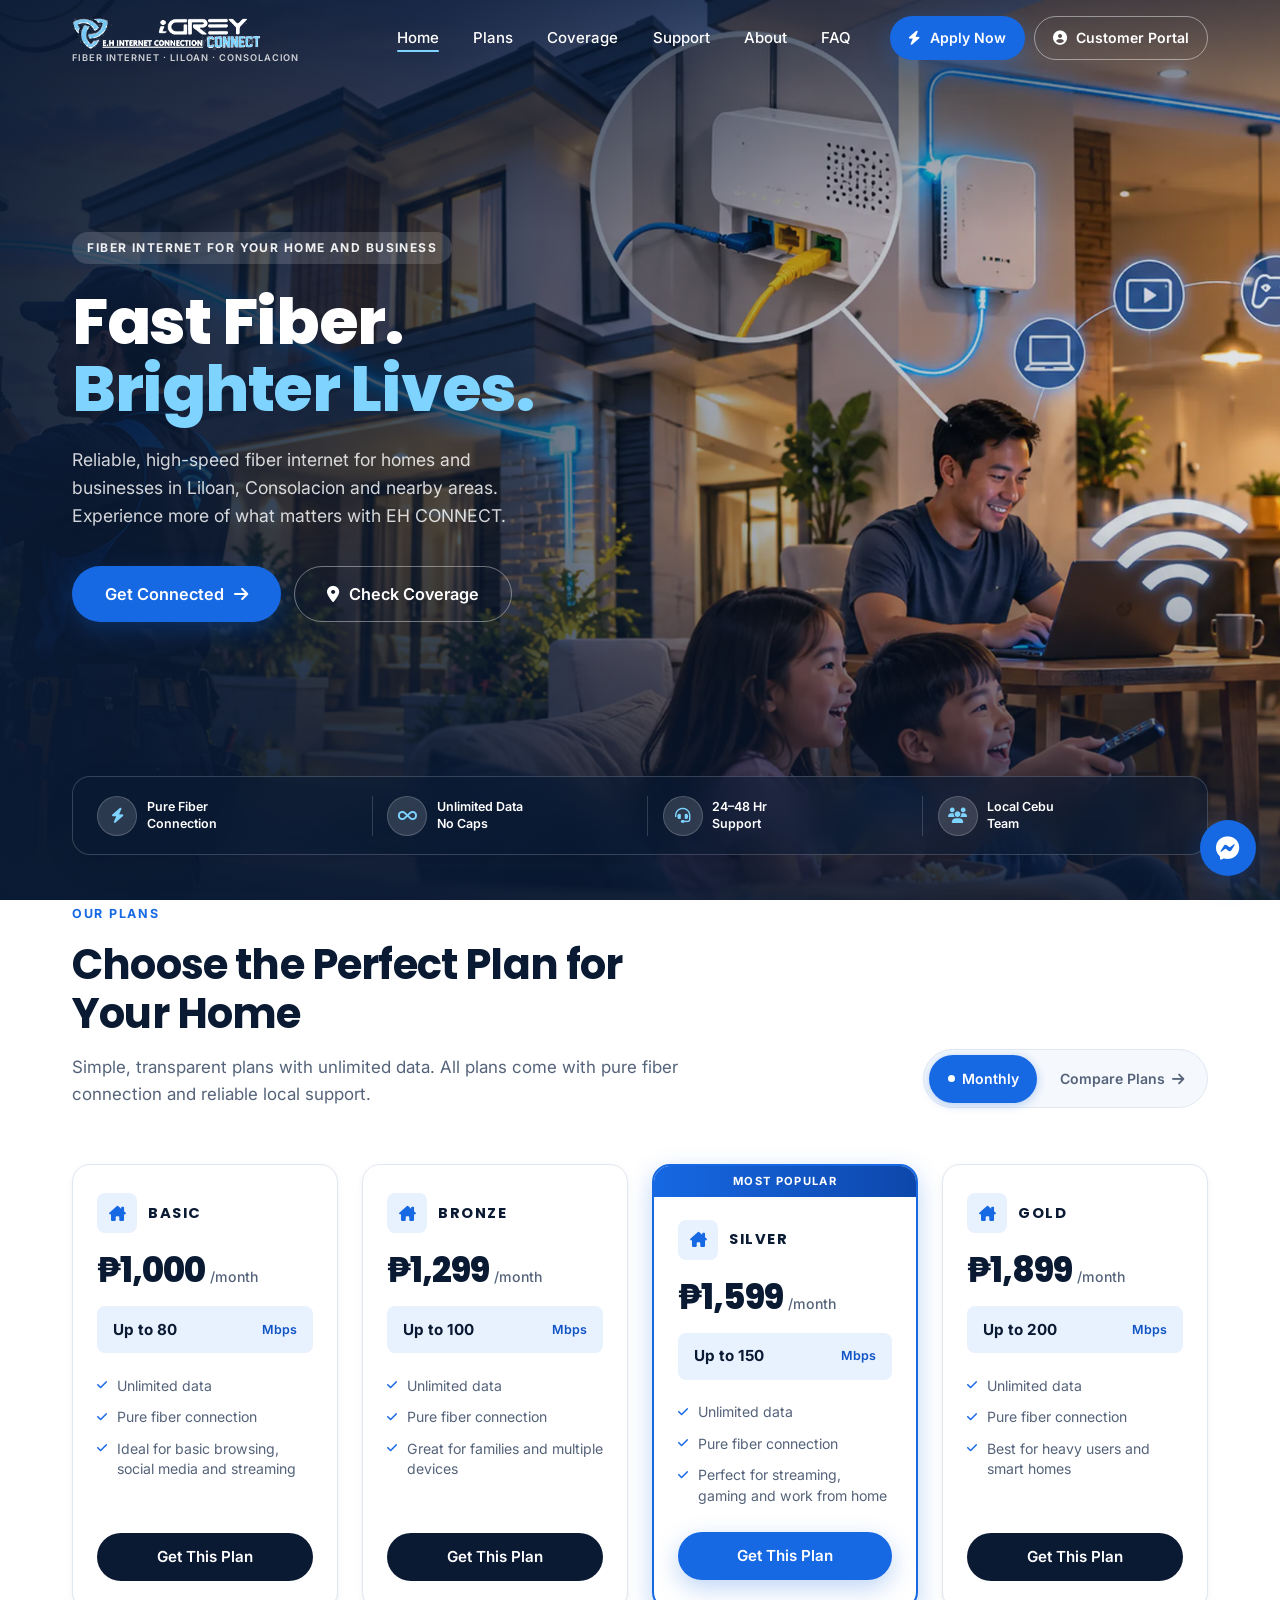
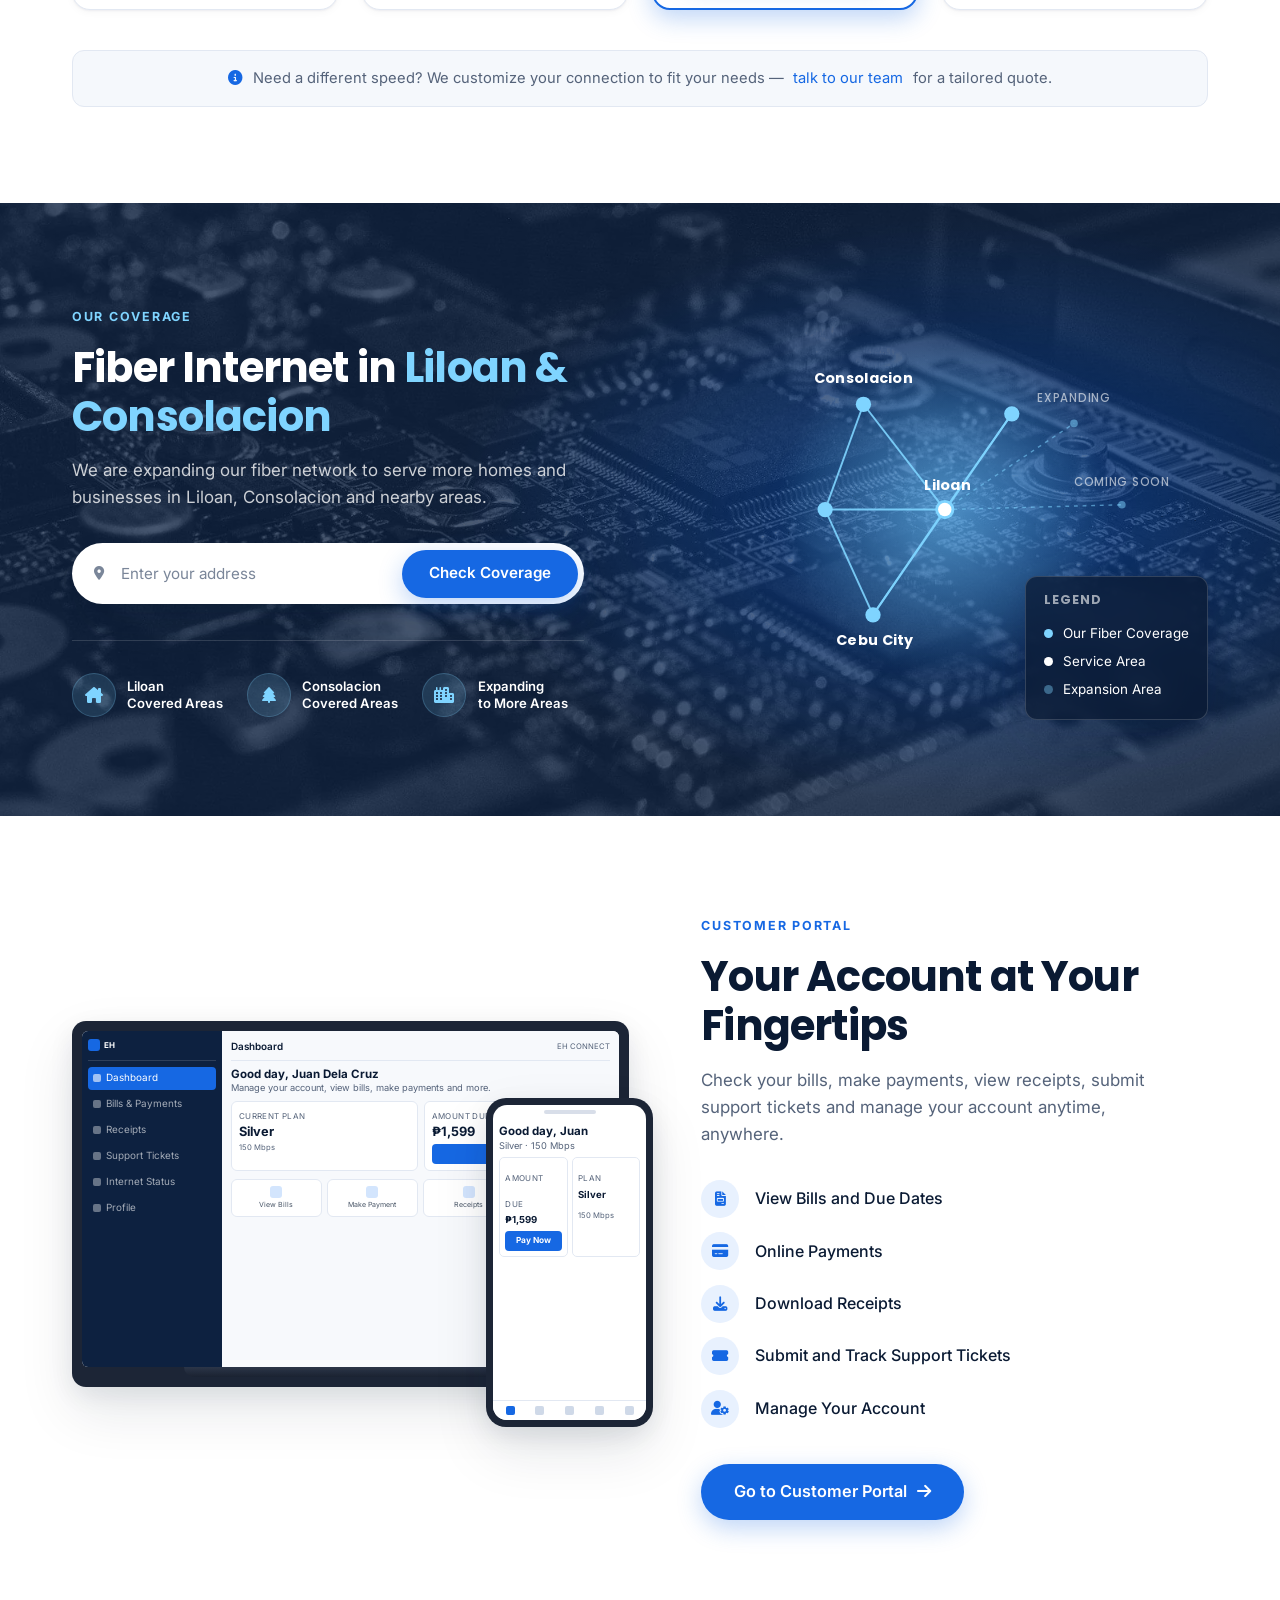
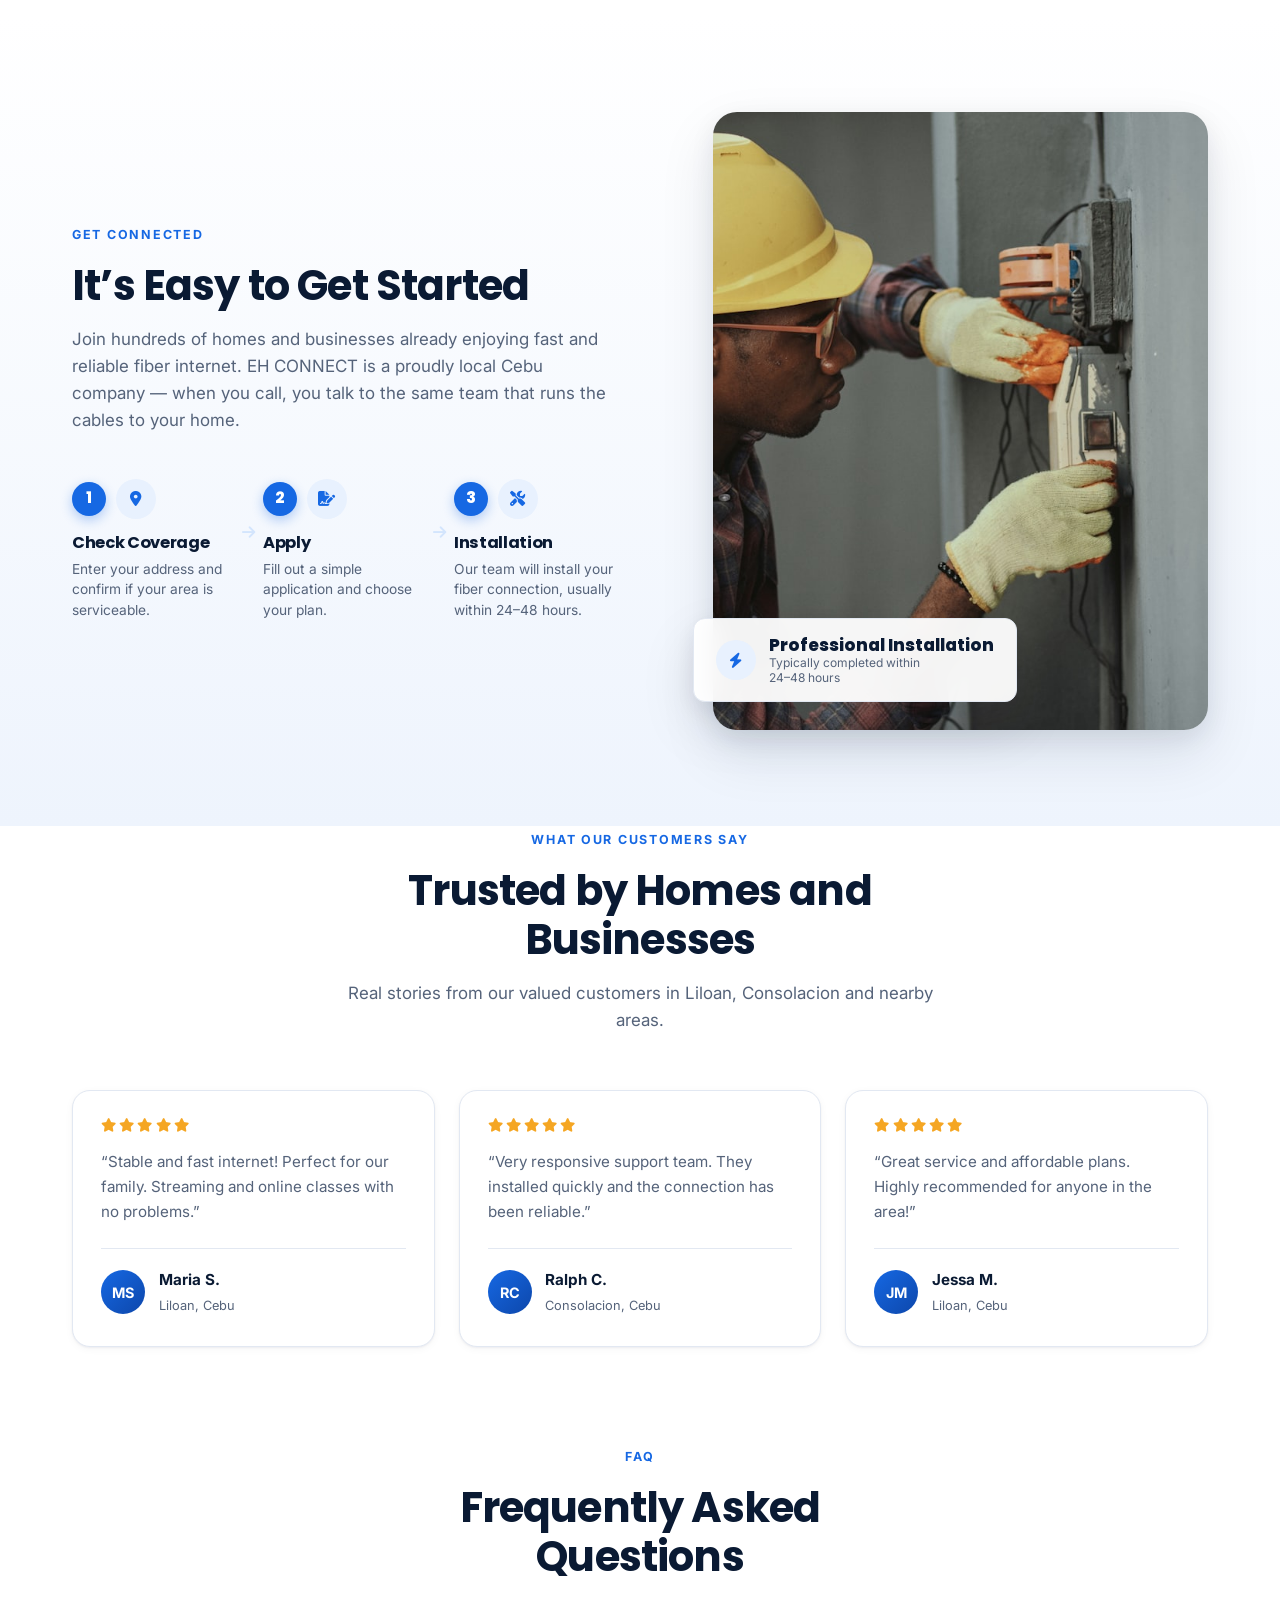
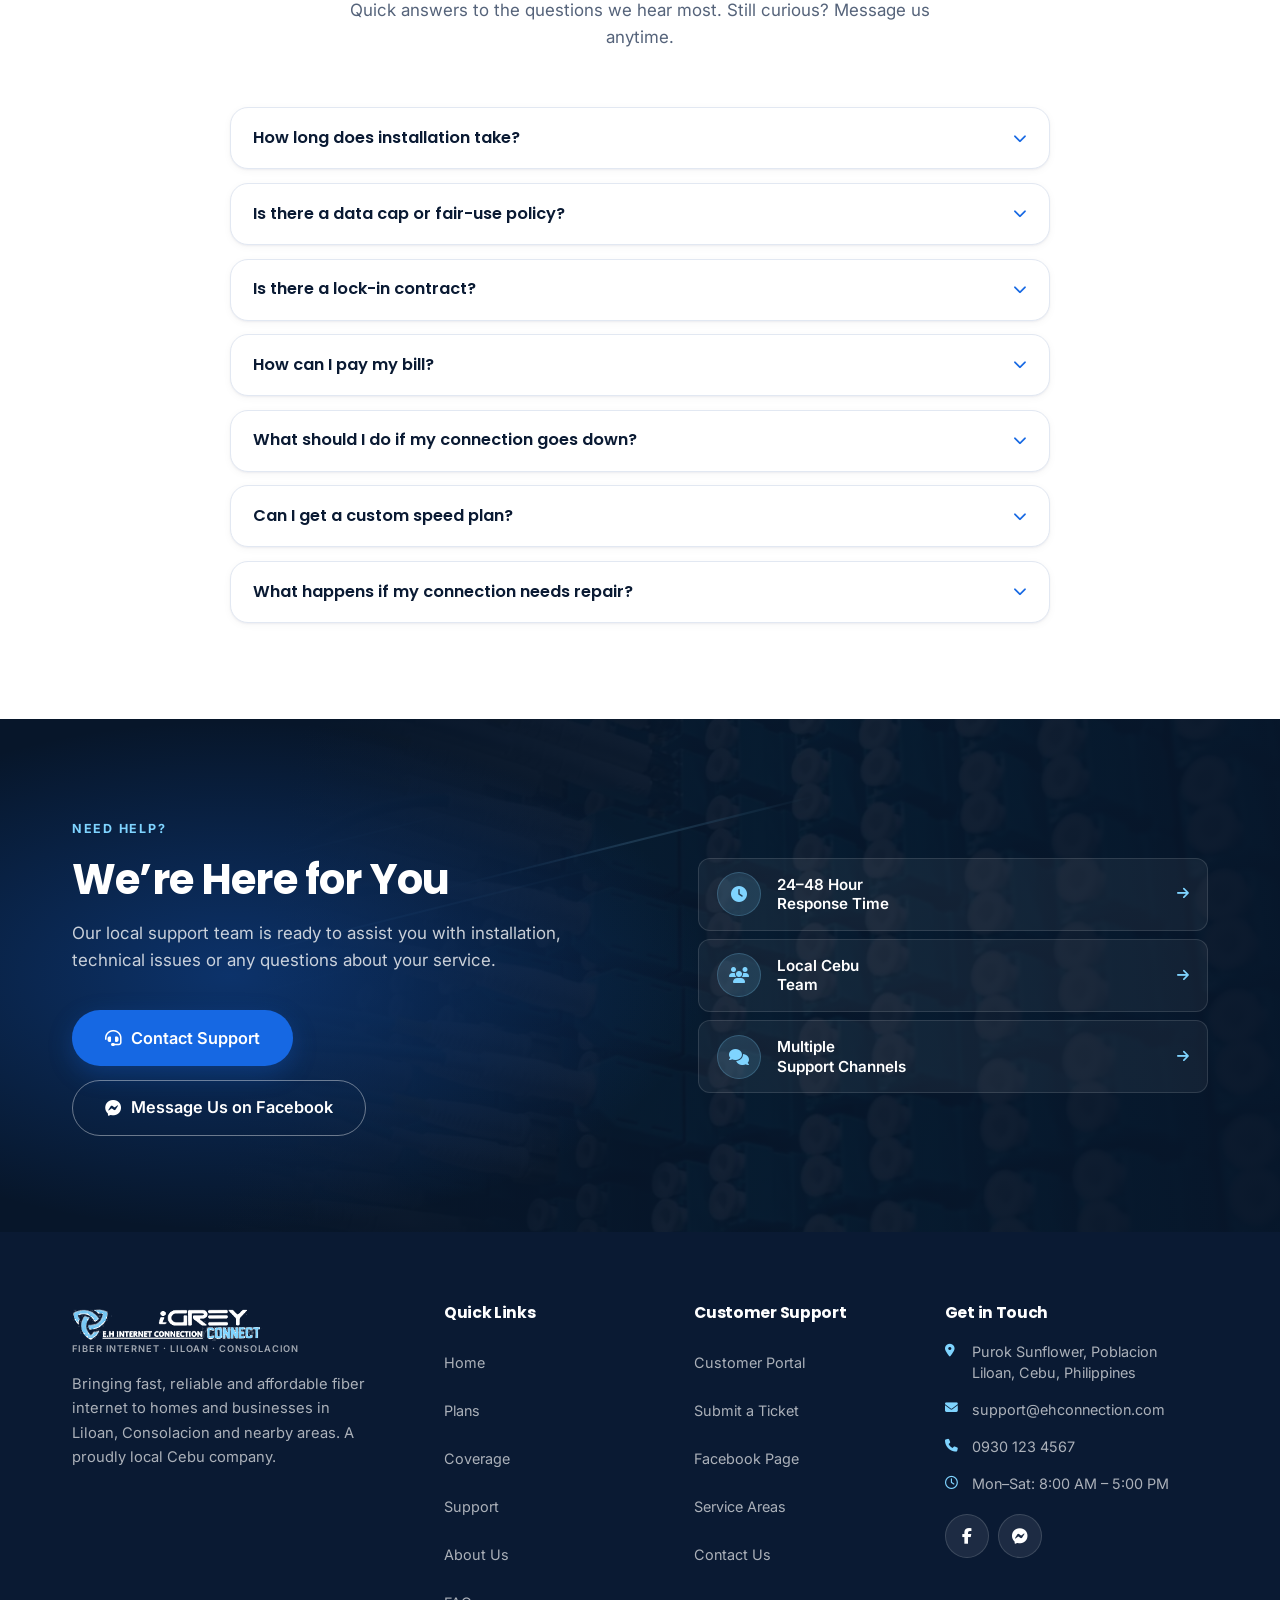
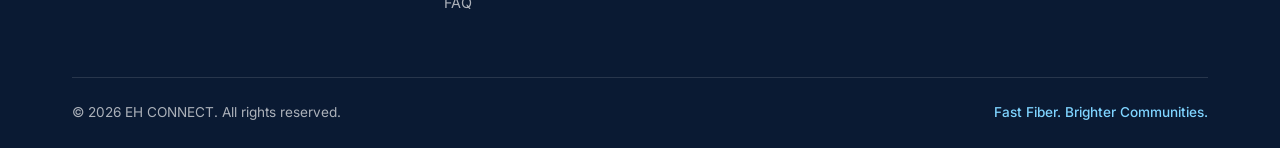
<file: index.html>
<!DOCTYPE html>
<html lang="en">
<head>
  <meta charset="UTF-8">
  <meta name="viewport" content="width=device-width, initial-scale=1.0">
  <meta name="description" content="EH CONNECT – Fast fiber internet for homes in Liloan and Consolacion, Cebu. Pure fiber, unlimited data, no caps, 24–48 hour support, and installation within 24–48 hours.">
  <meta name="keywords" content="ISP, fiber internet, FTTH, broadband, internet plans, Liloan, Consolacion, EH CONNECT">
  <meta name="theme-color" content="#0A1A33">

  <!-- Open Graph -->
  <meta property="og:title" content="EH CONNECT – Fast Fiber. Powering Homes.">
  <meta property="og:description" content="Reliable, high-speed fiber internet for homes and businesses in Liloan, Consolacion and nearby areas. Pure fiber, unlimited data, no caps.">
  <meta property="og:type" content="website">
  <meta property="og:url" content="https://ehconnection.com">
  <meta property="og:image" content="https://ehconnection.com/images/hero-ftth.jpg">

  <title>EH CONNECT | Fast Fiber Internet in Liloan &amp; Consolacion, Cebu</title>

  <!-- Fonts -->
  <link rel="preconnect" href="https://fonts.googleapis.com">
  <link rel="preconnect" href="https://fonts.gstatic.com" crossorigin>
  <link href="https://fonts.googleapis.com/css2?family=Inter:wght@400;500;600;700&family=Poppins:wght@600;700;800&display=swap" rel="stylesheet">

  <!-- Font Awesome 6 (Free) -->
  <link rel="stylesheet" href="https://cdnjs.cloudflare.com/ajax/libs/font-awesome/6.5.1/css/all.min.css" integrity="sha512-DTOQO9RWCH3ppGqcWaEA1BIZOC6xxalwEsw9c2QQeAIftl+Vegovlnee1c9QX4TctnWMn13TZye+giMm8e2LwA==" crossorigin="anonymous" referrerpolicy="no-referrer" />

  <!-- Styles -->
  <link rel="stylesheet" href="/css/style.css">

  <!-- Preload critical hero asset -->
  <link rel="preload" as="image" href="/images/hero-ftth.webp" type="image/webp" fetchpriority="high">

  <!-- Favicon -->
  <link rel="icon" type="image/x-icon" href="/images/favicon.ico">
  <link rel="icon" type="image/svg+xml" href="/images/favicon.svg">
  <link rel="icon" type="image/png" sizes="96x96" href="/images/favicon-96x96.png">
  <link rel="apple-touch-icon" sizes="180x180" href="/images/apple-touch-icon.png">
  <link rel="manifest" href="/images/site.webmanifest">
</head>
<body>

  <a href="#main" class="skip-link">Skip to main content</a>

  <!-- ==========================================
       NAVBAR
       ========================================== -->
  <nav class="navbar navbar--overlay" id="navbar" role="navigation" aria-label="Main navigation">
    <div class="container">
      <!-- Brand -->
      <a href="#home" class="navbar-brand" aria-label="E.H Internet Connection home">
        <img class="brand-logo brand-logo--dark" src="/images/logo-brand.png" alt="E.H Internet Connection" width="300" height="60">
        <img class="brand-logo brand-logo--light" src="/images/logo-brand-light.png" alt="E.H Internet Connection" width="300" height="60">
        <span class="brand-sub">Fiber Internet &middot; Liloan &middot; Consolacion</span>
      </a>

      <!-- Navigation Links -->
      <div class="navbar-links" id="navLinks">
        <a href="#home" class="active" aria-current="true">Home</a>
        <a href="#plans">Plans</a>
        <a href="#coverage">Coverage</a>
        <a href="#support">Support</a>
        <a href="#about">About</a>
        <a href="#faq">FAQ</a>
      </div>

      <!-- Action Buttons -->
      <div class="navbar-actions" id="navActions">
        <a href="https://billing.ehconnection.com/portal/signup" target="_blank" rel="noopener noreferrer" class="btn btn-primary btn-sm">
          <i class="fas fa-bolt" aria-hidden="true"></i> Apply Now
        </a>
        <a href="https://billing.ehconnection.com/portal/login" target="_blank" rel="noopener noreferrer" class="btn btn-outline btn-sm">
          <i class="fas fa-user-circle" aria-hidden="true"></i> Customer Portal
        </a>
      </div>

      <!-- Mobile Toggle -->
      <button class="navbar-toggle" id="navToggle" aria-label="Toggle navigation menu" aria-expanded="false" aria-controls="navLinks">
        <span></span>
        <span></span>
        <span></span>
      </button>
    </div>
  </nav>

  <main id="main">

    <!-- ==========================================
         HERO
         ========================================== -->
    <section id="home" class="hero" aria-labelledby="hero-title">
      <!-- Background media layer. Sits behind the copy; the scrim carries the
           text contrast, so the photo is free to stay a bright dusk scene. -->
      <div class="hero-media">
        <picture>
          <source srcset="/images/hero-ftth.webp" type="image/webp">
          <img src="/images/hero-ftth.jpg" alt="A fiber technician terminating a line at a distribution box, the fiber run glowing blue across to a home where a family streams and browses on connected devices" width="2400" height="1200" fetchpriority="high">
        </picture>
        <span class="hero-scrim" aria-hidden="true"></span>
      </div>

      <div class="container hero-inner">
        <div class="hero-content animate-on-scroll">
          <p class="hero-eyebrow">Fiber Internet for Your Home and Business</p>

          <h1 class="hero-title" id="hero-title">
            Fast Fiber.<br>
            <span class="accent">Brighter Lives.</span>
          </h1>

          <p class="hero-subtitle">
            Reliable, high-speed fiber internet for homes and businesses in Liloan,
            Consolacion and nearby areas. Experience more of what matters with EH CONNECT.
          </p>

          <div class="hero-actions">
            <a href="https://billing.ehconnection.com/portal/signup" target="_blank" rel="noopener noreferrer" class="btn btn-primary btn-lg">
              Get Connected <i class="fas fa-arrow-right arrow" aria-hidden="true"></i>
            </a>
            <a href="#coverage" class="btn btn-outline-light btn-lg">
              <i class="fas fa-map-marker-alt" aria-hidden="true"></i> Check Coverage
            </a>
          </div>
        </div>

        <ul class="hero-trust animate-on-scroll">
          <li class="hero-trust-item">
            <span class="icon-tile" aria-hidden="true"><i class="fas fa-bolt"></i></span>
            <span class="hero-trust-label"><span>Pure Fiber</span><br><span>Connection</span></span>
          </li>
          <li class="hero-trust-item">
            <span class="icon-tile" aria-hidden="true"><i class="fas fa-infinity"></i></span>
            <span class="hero-trust-label"><span>Unlimited Data</span><br><span>No Caps</span></span>
          </li>
          <li class="hero-trust-item">
            <span class="icon-tile" aria-hidden="true"><i class="fas fa-headset"></i></span>
            <span class="hero-trust-label"><span>24&ndash;48 Hr</span><br><span>Support</span></span>
          </li>
          <li class="hero-trust-item">
            <span class="icon-tile" aria-hidden="true"><i class="fas fa-users"></i></span>
            <span class="hero-trust-label"><span>Local Cebu</span><br><span>Team</span></span>
          </li>
        </ul>
      </div>
    </section>

    <!-- ==========================================
         PLANS
         ========================================== -->
    <section id="plans" class="plans" aria-labelledby="plans-title">
      <div class="container">
        <div class="section-header section-header--split animate-on-scroll">
          <div>
            <p class="section-eyebrow">Our Plans</p>
            <h2 class="section-title" id="plans-title">Choose the Perfect Plan for Your Home</h2>
            <p class="section-subtitle">Simple, transparent plans with unlimited data. All plans come with pure fiber connection and reliable local support.</p>
          </div>

          <div class="plans-toggle" role="tablist" aria-label="Plan view">
            <button type="button" role="tab" id="tab-cards" aria-selected="true" aria-controls="panel-cards" tabindex="0">
              <span class="toggle-dot" aria-hidden="true"></span> Monthly
            </button>
            <button type="button" role="tab" id="tab-compare" aria-selected="false" aria-controls="panel-compare" tabindex="-1">
              Compare Plans <i class="fas fa-arrow-right arrow" aria-hidden="true"></i>
            </button>
          </div>
        </div>

        <!-- Panel: Plan cards -->
        <div id="panel-cards" role="tabpanel" aria-labelledby="tab-cards">
          <div class="plans-grid stagger-children">

            <!-- BASIC -->
            <article class="plan-card">
              <div class="plan-head">
                <span class="icon-tile icon-tile--sm" aria-hidden="true"><i class="fas fa-house-chimney"></i></span>
                <h3 class="plan-name">Basic</h3>
              </div>
              <p class="plan-price">
                <span class="plan-price-amount">&#8369;1,000</span>
                <span class="plan-price-period">/month</span>
              </p>
              <p class="plan-speed">Up to 80 <span class="speed-unit">Mbps</span></p>
              <ul class="plan-features">
                <li><i class="fas fa-check" aria-hidden="true"></i> Unlimited data</li>
                <li><i class="fas fa-check" aria-hidden="true"></i> Pure fiber connection</li>
                <li><i class="fas fa-check" aria-hidden="true"></i> Ideal for basic browsing, social media and streaming</li>
              </ul>
              <a href="https://billing.ehconnection.com/portal/signup" target="_blank" rel="noopener noreferrer" class="btn btn-secondary btn-block">Get This Plan</a>
            </article>

            <!-- BRONZE -->
            <article class="plan-card">
              <div class="plan-head">
                <span class="icon-tile icon-tile--sm" aria-hidden="true"><i class="fas fa-house-chimney"></i></span>
                <h3 class="plan-name">Bronze</h3>
              </div>
              <p class="plan-price">
                <span class="plan-price-amount">&#8369;1,299</span>
                <span class="plan-price-period">/month</span>
              </p>
              <p class="plan-speed">Up to 100 <span class="speed-unit">Mbps</span></p>
              <ul class="plan-features">
                <li><i class="fas fa-check" aria-hidden="true"></i> Unlimited data</li>
                <li><i class="fas fa-check" aria-hidden="true"></i> Pure fiber connection</li>
                <li><i class="fas fa-check" aria-hidden="true"></i> Great for families and multiple devices</li>
              </ul>
              <a href="https://billing.ehconnection.com/portal/signup" target="_blank" rel="noopener noreferrer" class="btn btn-secondary btn-block">Get This Plan</a>
            </article>

            <!-- SILVER (featured) -->
            <article class="plan-card plan-card--featured">
              <p class="plan-flag">Most Popular</p>
              <div class="plan-head" style="margin-top:1.6rem">
                <span class="icon-tile icon-tile--sm" aria-hidden="true"><i class="fas fa-house-chimney"></i></span>
                <h3 class="plan-name">Silver</h3>
              </div>
              <p class="plan-price">
                <span class="plan-price-amount">&#8369;1,599</span>
                <span class="plan-price-period">/month</span>
              </p>
              <p class="plan-speed">Up to 150 <span class="speed-unit">Mbps</span></p>
              <ul class="plan-features">
                <li><i class="fas fa-check" aria-hidden="true"></i> Unlimited data</li>
                <li><i class="fas fa-check" aria-hidden="true"></i> Pure fiber connection</li>
                <li><i class="fas fa-check" aria-hidden="true"></i> Perfect for streaming, gaming and work from home</li>
              </ul>
              <a href="https://billing.ehconnection.com/portal/signup" target="_blank" rel="noopener noreferrer" class="btn btn-primary btn-block">Get This Plan</a>
            </article>

            <!-- GOLD -->
            <article class="plan-card">
              <div class="plan-head">
                <span class="icon-tile icon-tile--sm" aria-hidden="true"><i class="fas fa-house-chimney"></i></span>
                <h3 class="plan-name">Gold</h3>
              </div>
              <p class="plan-price">
                <span class="plan-price-amount">&#8369;1,899</span>
                <span class="plan-price-period">/month</span>
              </p>
              <p class="plan-speed">Up to 200 <span class="speed-unit">Mbps</span></p>
              <ul class="plan-features">
                <li><i class="fas fa-check" aria-hidden="true"></i> Unlimited data</li>
                <li><i class="fas fa-check" aria-hidden="true"></i> Pure fiber connection</li>
                <li><i class="fas fa-check" aria-hidden="true"></i> Best for heavy users and smart homes</li>
              </ul>
              <a href="https://billing.ehconnection.com/portal/signup" target="_blank" rel="noopener noreferrer" class="btn btn-secondary btn-block">Get This Plan</a>
            </article>

          </div>

          <p class="plans-note animate-on-scroll">
            <i class="fas fa-circle-info" aria-hidden="true"></i>
            Need a different speed? We customize your connection to fit your needs &mdash;
            <a href="#support">talk to our team</a> for a tailored quote.
          </p>
        </div>

        <!-- Panel: Comparison table -->
        <div id="panel-compare" role="tabpanel" aria-labelledby="tab-compare" hidden>
          <div class="plans-compare">
            <table>
              <caption class="visually-hidden">Feature comparison of the Basic, Bronze, Silver and Gold fiber internet plans</caption>
              <thead>
                <tr>
                  <th scope="col">Feature</th>
                  <th scope="col">Basic</th>
                  <th scope="col">Bronze</th>
                  <th scope="col" class="is-featured">Silver</th>
                  <th scope="col">Gold</th>
                </tr>
              </thead>
              <tbody>
                <tr>
                  <th scope="row">Monthly price</th>
                  <td>&#8369;1,000</td>
                  <td>&#8369;1,299</td>
                  <td class="col-featured">&#8369;1,599</td>
                  <td>&#8369;1,899</td>
                </tr>
                <tr>
                  <th scope="row">Speed</th>
                  <td>Up to 80 Mbps</td>
                  <td>Up to 100 Mbps</td>
                  <td class="col-featured">Up to 150 Mbps</td>
                  <td>Up to 200 Mbps</td>
                </tr>
                <tr>
                  <th scope="row">Data</th>
                  <td>Unlimited</td>
                  <td>Unlimited</td>
                  <td class="col-featured">Unlimited</td>
                  <td>Unlimited</td>
                </tr>
                <tr>
                  <th scope="row">Installation</th>
                  <td>Free</td>
                  <td>Free</td>
                  <td class="col-featured">Free</td>
                  <td>Free</td>
                </tr>
                <tr>
                  <th scope="row">Contract</th>
                  <td>No lock-in</td>
                  <td>Ask our team</td>
                  <td class="col-featured">Ask our team</td>
                  <td>Ask our team</td>
                </tr>
                <tr>
                  <th scope="row">Support</th>
                  <td>24&ndash;48 hr support</td>
                  <td>24&ndash;48 hr support</td>
                  <td class="col-featured">24&ndash;48 hr support</td>
                  <td>24&ndash;48 hr support</td>
                </tr>
                <tr>
                  <th scope="row">Best for</th>
                  <td>Basic browsing &amp; streaming</td>
                  <td>Families, multiple devices</td>
                  <td class="col-featured">Gaming &amp; work from home</td>
                  <td>Heavy users &amp; smart homes</td>
                </tr>
                <tr>
                  <th scope="row"></th>
                  <td><a href="https://billing.ehconnection.com/portal/signup" target="_blank" rel="noopener noreferrer" class="btn btn-secondary btn-sm btn-block">Get This Plan</a></td>
                  <td><a href="https://billing.ehconnection.com/portal/signup" target="_blank" rel="noopener noreferrer" class="btn btn-secondary btn-sm btn-block">Get This Plan</a></td>
                  <td class="col-featured"><a href="https://billing.ehconnection.com/portal/signup" target="_blank" rel="noopener noreferrer" class="btn btn-primary btn-sm btn-block">Get This Plan</a></td>
                  <td><a href="https://billing.ehconnection.com/portal/signup" target="_blank" rel="noopener noreferrer" class="btn btn-secondary btn-sm btn-block">Get This Plan</a></td>
                </tr>
              </tbody>
            </table>
          </div>

          <p class="plans-note">
            <i class="fas fa-circle-info" aria-hidden="true"></i>
            All plans are pure fiber with unlimited data, free installation and 24&ndash;48 hour repair support.
            Need something else? <a href="#support">Ask our team</a>.
          </p>
        </div>
      </div>
    </section>

    <!-- ==========================================
         COVERAGE
         ========================================== -->
    <section id="coverage" class="coverage on-dark" aria-labelledby="coverage-title">
      <picture>
        <source srcset="/images/coverage-texture.webp" type="image/webp">
        <img class="coverage-bg" src="/images/coverage-texture.jpg" alt="" width="1600" height="1067" loading="lazy">
      </picture>

      <div class="container">
        <div class="coverage-copy animate-on-scroll-left">
          <p class="section-eyebrow">Our Coverage</p>
          <h2 class="section-title" id="coverage-title">Fiber Internet in <span class="accent">Liloan &amp; Consolacion</span></h2>
          <p class="section-subtitle">We are expanding our fiber network to serve more homes and businesses in Liloan, Consolacion and nearby areas.</p>

          <form class="coverage-check" id="coverageForm" role="search" novalidate>
            <div class="coverage-check-field">
              <i class="fas fa-location-dot" aria-hidden="true"></i>
              <label for="addressInput" class="visually-hidden">Enter your address to check availability</label>
              <input type="text" id="addressInput" name="address" placeholder="Enter your address" autocomplete="street-address" spellcheck="false">
            </div>
            <button type="submit" class="btn btn-primary">Check Coverage</button>
          </form>

          <p class="coverage-result" id="coverageResult" role="status" aria-live="polite" hidden></p>

          <ul class="coverage-stats">
            <li class="coverage-stat">
              <span class="icon-tile" aria-hidden="true"><i class="fas fa-house-chimney"></i></span>
              <span class="coverage-stat-label"><span>Liloan</span><br><span>Covered Areas</span></span>
            </li>
            <li class="coverage-stat">
              <span class="icon-tile" aria-hidden="true"><i class="fas fa-tree"></i></span>
              <span class="coverage-stat-label"><span>Consolacion</span><br><span>Covered Areas</span></span>
            </li>
            <li class="coverage-stat">
              <span class="icon-tile" aria-hidden="true"><i class="fas fa-city"></i></span>
              <span class="coverage-stat-label"><span>Expanding</span><br><span>to More Areas</span></span>
            </li>
          </ul>
        </div>

        <div class="coverage-map animate-on-scroll-right">
          <svg viewBox="0 0 560 440" role="img" aria-label="Map of EH CONNECT fiber coverage across Liloan, Consolacion and Cebu City, showing the service area and nearby expansion areas">
            <defs>
              <radialGradient id="nodeGlow" cx="50%" cy="50%" r="50%">
                <stop offset="0%" stop-color="#7fd4ff" stop-opacity="0.55" />
                <stop offset="100%" stop-color="#7fd4ff" stop-opacity="0" />
              </radialGradient>
            </defs>

            <!-- Coverage glow -->
            <circle cx="285" cy="220" r="175" fill="url(#nodeGlow)" />

            <!-- Connection links -->
            <g>
              <path class="map-link map-link--active" d="M285 220 L200 110" />
              <path class="map-link map-link--active" d="M285 220 L160 220" />
              <path class="map-link map-link--active" d="M285 220 L210 330" />
              <path class="map-link map-link--active" d="M285 220 L355 120" />
              <path class="map-link map-link--active" d="M200 110 L160 220" />
              <path class="map-link map-link--active" d="M160 220 L210 330" />
              <path class="map-link map-link--active" d="M210 330 L355 120" />
              <path class="map-link" d="M285 220 L420 130" />
              <path class="map-link" d="M285 220 L470 215" />
            </g>

            <!-- Expansion nodes -->
            <g opacity="0.5">
              <circle class="map-node" cx="420" cy="130" r="4" />
              <circle class="map-node" cx="470" cy="215" r="4" />
            </g>

            <!-- Service nodes -->
            <g>
              <circle class="map-pulse" cx="285" cy="220" r="10" />
              <circle class="map-node map-node--hub" cx="285" cy="220" r="7" />

              <circle class="map-pulse" cx="200" cy="110" r="8" style="animation-delay:.6s" />
              <circle class="map-node" cx="200" cy="110" r="5" />

              <circle class="map-pulse" cx="160" cy="220" r="8" style="animation-delay:1.2s" />
              <circle class="map-node" cx="160" cy="220" r="5" />

              <circle class="map-pulse" cx="210" cy="330" r="8" style="animation-delay:1.8s" />
              <circle class="map-node" cx="210" cy="330" r="5" />

              <circle class="map-pulse" cx="355" cy="120" r="8" style="animation-delay:2.4s" />
              <circle class="map-node" cx="355" cy="120" r="5" />
            </g>

            <!-- Labels -->
            <text class="map-label" x="288" y="200" text-anchor="middle">Liloan</text>
            <text class="map-label" x="200" y="88" text-anchor="middle">Consolacion</text>
            <text class="map-label" x="212" y="362" text-anchor="middle">Cebu City</text>
            <text class="map-label--minor map-label" x="420" y="108" text-anchor="middle">Expanding</text>
            <text class="map-label--minor map-label" x="470" y="195" text-anchor="middle">Coming soon</text>
          </svg>

          <div class="coverage-legend">
            <h4>Legend</h4>
            <ul>
              <li><span class="dot dot--coverage" aria-hidden="true"></span> Our Fiber Coverage</li>
              <li><span class="dot dot--service" aria-hidden="true"></span> Service Area</li>
              <li><span class="dot dot--expansion" aria-hidden="true"></span> Expansion Area</li>
            </ul>
          </div>
        </div>
      </div>
    </section>

    <!-- ==========================================
         CUSTOMER PORTAL
         ========================================== -->
    <section id="portal" class="portal" aria-labelledby="portal-title">
      <div class="container">
        <div class="portal-devices animate-on-scroll-left" aria-hidden="true">
          <div class="device-laptop">
            <div class="device-laptop-screen">
              <div class="mock-ui">
                <div class="mock-sidebar">
                  <div class="mock-brand"><span class="mark"></span> EH</div>
                  <div class="mock-nav is-active"><span class="ico"></span> Dashboard</div>
                  <div class="mock-nav"><span class="ico"></span> Bills &amp; Payments</div>
                  <div class="mock-nav"><span class="ico"></span> Receipts</div>
                  <div class="mock-nav"><span class="ico"></span> Support Tickets</div>
                  <div class="mock-nav"><span class="ico"></span> Internet Status</div>
                  <div class="mock-nav"><span class="ico"></span> Profile</div>
                </div>
                <div class="mock-main">
                  <div class="mock-topbar">
                    <span class="crumb">Dashboard</span>
                    <span class="mock-card-sub">EH CONNECT</span>
                  </div>
                  <p class="mock-greet"><strong>Good day, Juan Dela Cruz</strong>Manage your account, view bills, make payments and more.</p>
                  <div class="mock-cards">
                    <div class="mock-card">
                      <span class="mock-card-label">Current Plan</span>
                      <p class="mock-card-value">Silver</p>
                      <span class="mock-card-sub">150 Mbps</span>
                    </div>
                    <div class="mock-card">
                      <span class="mock-card-label">Amount Due</span>
                      <p class="mock-card-value">&#8369;1,599</p>
                      <span class="mock-btn">Pay Now</span>
                    </div>
                  </div>
                  <div class="mock-actions">
                    <div class="mock-action"><span class="ico"></span><span>View Bills</span></div>
                    <div class="mock-action"><span class="ico"></span><span>Make Payment</span></div>
                    <div class="mock-action"><span class="ico"></span><span>Receipts</span></div>
                    <div class="mock-action"><span class="ico"></span><span>Support Ticket</span></div>
                  </div>
                </div>
              </div>
            </div>
            <div class="device-laptop-base"></div>
          </div>

          <div class="device-phone">
            <div class="device-phone-screen">
              <div class="device-notch"></div>
              <div class="mock-phone-main">
                <p class="mock-greet"><strong>Good day, Juan</strong>Silver &middot; 150 Mbps</p>
                <div class="mock-phone-row">
                  <div class="mock-phone-card">
                    <span class="mock-card-label">Amount Due</span>
                    <p class="mock-card-value">&#8369;1,599</p>
                    <span class="mock-btn">Pay Now</span>
                  </div>
                  <div class="mock-phone-card">
                    <span class="mock-card-label">Plan</span>
                    <p class="mock-card-value">Silver</p>
                    <span class="mock-card-sub">150 Mbps</span>
                  </div>
                </div>
              </div>
              <div class="mock-tabbar">
                <span class="ico is-active"></span>
                <span class="ico"></span>
                <span class="ico"></span>
                <span class="ico"></span>
                <span class="ico"></span>
              </div>
            </div>
          </div>
        </div>

        <div class="portal-copy animate-on-scroll-right">
          <p class="section-eyebrow">Customer Portal</p>
          <h2 class="section-title" id="portal-title">Your Account at Your Fingertips</h2>
          <p class="section-subtitle">Check your bills, make payments, view receipts, submit support tickets and manage your account anytime, anywhere.</p>

          <ul class="portal-features">
            <li>
              <span class="icon-tile" aria-hidden="true"><i class="fas fa-file-invoice"></i></span>
              View Bills and Due Dates
            </li>
            <li>
              <span class="icon-tile" aria-hidden="true"><i class="fas fa-credit-card"></i></span>
              Online Payments
            </li>
            <li>
              <span class="icon-tile" aria-hidden="true"><i class="fas fa-download"></i></span>
              Download Receipts
            </li>
            <li>
              <span class="icon-tile" aria-hidden="true"><i class="fas fa-ticket-alt"></i></span>
              Submit and Track Support Tickets
            </li>
            <li>
              <span class="icon-tile" aria-hidden="true"><i class="fas fa-user-gear"></i></span>
              Manage Your Account
            </li>
          </ul>

          <a href="https://billing.ehconnection.com/portal/login" target="_blank" rel="noopener noreferrer" class="btn btn-primary btn-lg">
            Go to Customer Portal <i class="fas fa-arrow-right arrow" aria-hidden="true"></i>
          </a>
        </div>
      </div>
    </section>

    <!-- ==========================================
         GET CONNECTED
         ========================================== -->
    <section id="about" class="steps" aria-labelledby="steps-title">
      <div class="container">
        <div class="steps-copy animate-on-scroll-left">
          <p class="section-eyebrow">Get Connected</p>
          <h2 class="section-title" id="steps-title">It&rsquo;s Easy to Get Started</h2>
          <p class="section-subtitle">Join hundreds of homes and businesses already enjoying fast and reliable fiber internet. EH CONNECT is a proudly local Cebu company &mdash; when you call, you talk to the same team that runs the cables to your home.</p>

          <ol class="steps-flow">
            <li class="step">
              <div class="step-top">
                <span class="step-num" aria-hidden="true">1</span>
                <span class="icon-tile" aria-hidden="true"><i class="fas fa-location-dot"></i></span>
              </div>
              <div class="step-body">
                <h3>Check Coverage</h3>
                <p>Enter your address and confirm if your area is serviceable.</p>
              </div>
            </li>
            <li class="step-connector" aria-hidden="true"><i class="fas fa-arrow-right"></i></li>
            <li class="step">
              <div class="step-top">
                <span class="step-num" aria-hidden="true">2</span>
                <span class="icon-tile" aria-hidden="true"><i class="fas fa-file-signature"></i></span>
              </div>
              <div class="step-body">
                <h3>Apply</h3>
                <p>Fill out a simple application and choose your plan.</p>
              </div>
            </li>
            <li class="step-connector" aria-hidden="true"><i class="fas fa-arrow-right"></i></li>
            <li class="step">
              <div class="step-top">
                <span class="step-num" aria-hidden="true">3</span>
                <span class="icon-tile" aria-hidden="true"><i class="fas fa-screwdriver-wrench"></i></span>
              </div>
              <div class="step-body">
                <h3>Installation</h3>
                <p>Our team will install your fiber connection, usually within 24&ndash;48 hours.</p>
              </div>
            </li>
          </ol>
        </div>

        <div class="steps-media animate-on-scroll-right">
          <div class="steps-photo">
            <img src="/images/technician.jpg" alt="EH CONNECT technician installing and testing fiber equipment at a customer premises" width="1200" height="801" loading="lazy">
          </div>
          <div class="steps-badge">
            <span class="icon-tile" aria-hidden="true"><i class="fas fa-bolt"></i></span>
            <span>
              <span class="steps-badge-value">Professional Installation</span>
              <span class="steps-badge-label">Typically completed within 24&ndash;48 hours</span>
            </span>
          </div>
        </div>
      </div>
    </section>

    <!-- ==========================================
         TESTIMONIALS
         ========================================== -->
    <section id="testimonials" class="testimonials" aria-labelledby="testimonials-title">
      <div class="container">
        <div class="section-header section-header--center animate-on-scroll">
          <p class="section-eyebrow">What Our Customers Say</p>
          <h2 class="section-title" id="testimonials-title">Trusted by Homes and Businesses</h2>
          <p class="section-subtitle">Real stories from our valued customers in Liloan, Consolacion and nearby areas.</p>
        </div>

        <div class="testimonials-grid stagger-children">
          <figure class="card testimonial-card">
            <div class="testimonial-stars" role="img" aria-label="Rated 5 out of 5">
              <i class="fas fa-star" aria-hidden="true"></i><i class="fas fa-star" aria-hidden="true"></i><i class="fas fa-star" aria-hidden="true"></i><i class="fas fa-star" aria-hidden="true"></i><i class="fas fa-star" aria-hidden="true"></i>
            </div>
            <blockquote class="testimonial-quote">&ldquo;Stable and fast internet! Perfect for our family. Streaming and online classes with no problems.&rdquo;</blockquote>
            <figcaption class="testimonial-author">
              <span class="testimonial-avatar" aria-hidden="true">MS</span>
              <span>
                <span class="testimonial-name">Maria S.</span><br>
                <span class="testimonial-role">Liloan, Cebu</span>
              </span>
            </figcaption>
          </figure>

          <figure class="card testimonial-card">
            <div class="testimonial-stars" role="img" aria-label="Rated 5 out of 5">
              <i class="fas fa-star" aria-hidden="true"></i><i class="fas fa-star" aria-hidden="true"></i><i class="fas fa-star" aria-hidden="true"></i><i class="fas fa-star" aria-hidden="true"></i><i class="fas fa-star" aria-hidden="true"></i>
            </div>
            <blockquote class="testimonial-quote">&ldquo;Very responsive support team. They installed quickly and the connection has been reliable.&rdquo;</blockquote>
            <figcaption class="testimonial-author">
              <span class="testimonial-avatar" aria-hidden="true">RC</span>
              <span>
                <span class="testimonial-name">Ralph C.</span><br>
                <span class="testimonial-role">Consolacion, Cebu</span>
              </span>
            </figcaption>
          </figure>

          <figure class="card testimonial-card">
            <div class="testimonial-stars" role="img" aria-label="Rated 5 out of 5">
              <i class="fas fa-star" aria-hidden="true"></i><i class="fas fa-star" aria-hidden="true"></i><i class="fas fa-star" aria-hidden="true"></i><i class="fas fa-star" aria-hidden="true"></i><i class="fas fa-star" aria-hidden="true"></i>
            </div>
            <blockquote class="testimonial-quote">&ldquo;Great service and affordable plans. Highly recommended for anyone in the area!&rdquo;</blockquote>
            <figcaption class="testimonial-author">
              <span class="testimonial-avatar" aria-hidden="true">JM</span>
              <span>
                <span class="testimonial-name">Jessa M.</span><br>
                <span class="testimonial-role">Liloan, Cebu</span>
              </span>
            </figcaption>
          </figure>
        </div>
      </div>
    </section>

    <!-- ==========================================
         FAQ
         ========================================== -->
    <section id="faq" class="faq" aria-labelledby="faq-title">
      <div class="container">
        <div class="section-header section-header--center animate-on-scroll">
          <p class="section-eyebrow">FAQ</p>
          <h2 class="section-title" id="faq-title">Frequently Asked Questions</h2>
          <p class="section-subtitle">Quick answers to the questions we hear most. Still curious? Message us anytime.</p>
        </div>

        <div class="faq-list stagger-children">

          <details class="card faq-item" name="faq">
            <summary>How long does installation take?<i class="fas fa-chevron-down" aria-hidden="true"></i></summary>
            <div class="faq-answer"><p>Once your application is approved, our technicians typically complete installation within 24&ndash;48 hours. Installation is free on all plans.</p></div>
          </details>

          <details class="card faq-item" name="faq">
            <summary>Is there a data cap or fair-use policy?<i class="fas fa-chevron-down" aria-hidden="true"></i></summary>
            <div class="faq-answer"><p>No. All EH CONNECT plans come with truly unlimited data &mdash; no caps, no throttling, no fair-use limits.</p></div>
          </details>

          <details class="card faq-item" name="faq">
            <summary>Is there a lock-in contract?<i class="fas fa-chevron-down" aria-hidden="true"></i></summary>
            <div class="faq-answer"><p>Our Basic plan has no lock-in contract. Other plans may include a minimum term depending on current promos &mdash; our team will confirm the details before installation.</p></div>
          </details>

          <details class="card faq-item" name="faq">
            <summary>How can I pay my bill?<i class="fas fa-chevron-down" aria-hidden="true"></i></summary>
            <div class="faq-answer"><p>Pay securely through the Customer Portal via GCash, Maya, or credit card, or visit our office in Poblacion, Liloan. You can also process payments through our <a href="https://m.me/e.hinternetconnection" target="_blank" rel="noopener noreferrer">Facebook Page</a> &mdash; send us a message and we&rsquo;ll assist you with your payment. Official receipts are available for download in the portal.</p></div>
          </details>

          <details class="card faq-item" name="faq">
            <summary>What should I do if my connection goes down?<i class="fas fa-chevron-down" aria-hidden="true"></i></summary>
            <div class="faq-answer"><p>First, restart your router. If the issue persists, message us on Facebook or submit a ticket through the Customer Portal. Our team will dispatch a technician who will be on-site within 24&ndash;48 hours to restore your connection.</p></div>
          </details>

          <details class="card faq-item" name="faq">
            <summary>Can I get a custom speed plan?<i class="fas fa-chevron-down" aria-hidden="true"></i></summary>
            <div class="faq-answer"><p>Yes. While we don&rsquo;t offer fixed business packages, we can customize your connection speed depending on your needs &mdash; whether for a busy household or a small shop. <a href="#support">Contact us</a> for a tailored quote.</p></div>
          </details>

          <details class="card faq-item" name="faq">
            <summary>What happens if my connection needs repair?<i class="fas fa-chevron-down" aria-hidden="true"></i></summary>
            <div class="faq-answer"><p>If your connection goes down or experiences issues, simply reach out to us via Facebook Messenger or the Customer Portal. Our certified technicians will be dispatched to your location and will have your service restored within 24&ndash;48 hours.</p></div>
          </details>

        </div>
      </div>
    </section>

    <!-- ==========================================
         SUPPORT
         ========================================== -->
    <section id="support" class="support on-dark" aria-labelledby="support-title">
      <picture>
        <source srcset="/images/fiber-optic.webp" type="image/webp">
        <img class="support-bg" src="/images/fiber-optic.jpg" alt="" width="1125" height="750" loading="lazy">
      </picture>
      <span class="support-streaks" aria-hidden="true"><span></span><span></span><span></span><span></span></span>

      <div class="container">
        <div class="support-copy animate-on-scroll-left">
          <p class="section-eyebrow">Need Help?</p>
          <h2 class="section-title" id="support-title">We&rsquo;re Here for You</h2>
          <p class="section-subtitle">Our local support team is ready to assist you with installation, technical issues or any questions about your service.</p>

          <div class="support-actions">
            <a href="tel:+639331953428" class="btn btn-primary btn-lg">
              <i class="fas fa-headset" aria-hidden="true"></i> Contact Support
            </a>
            <a href="https://m.me/e.hinternetconnection" target="_blank" rel="noopener noreferrer" class="btn btn-outline-light btn-lg">
              <i class="fab fa-facebook-messenger" aria-hidden="true"></i> Message Us on Facebook
            </a>
          </div>
        </div>

        <ul class="support-channels animate-on-scroll-right">
          <li>
            <a href="tel:+639331953428" class="support-channel">
              <span class="icon-tile" aria-hidden="true"><i class="fas fa-clock"></i></span>
              <span class="support-channel-label">24&ndash;48 Hour<br>Response Time</span>
              <i class="fas fa-arrow-right go" aria-hidden="true"></i>
            </a>
          </li>
          <li>
            <a href="mailto:support@ehconnection.com" class="support-channel">
              <span class="icon-tile" aria-hidden="true"><i class="fas fa-users"></i></span>
              <span class="support-channel-label">Local Cebu<br>Team</span>
              <i class="fas fa-arrow-right go" aria-hidden="true"></i>
            </a>
          </li>
          <li>
            <a href="https://m.me/e.hinternetconnection" target="_blank" rel="noopener noreferrer" class="support-channel">
              <span class="icon-tile" aria-hidden="true"><i class="fas fa-comments"></i></span>
              <span class="support-channel-label">Multiple<br>Support Channels</span>
              <i class="fas fa-arrow-right go" aria-hidden="true"></i>
            </a>
          </li>
        </ul>
      </div>
    </section>

  </main>

  <!-- ==========================================
       FOOTER
       ========================================== -->
  <footer class="footer" aria-label="Site footer">
    <div class="container">
      <div class="footer-grid">
        <!-- Brand -->
        <div class="footer-brand">
          <a href="#home" class="navbar-brand" aria-label="E.H Internet Connection home">
            <img class="brand-logo" src="/images/logo-brand-light.png" alt="E.H Internet Connection" width="300" height="60">
            <span class="brand-sub">Fiber Internet &middot; Liloan &middot; Consolacion</span>
          </a>
          <p>Bringing fast, reliable and affordable fiber internet to homes and businesses in Liloan, Consolacion and nearby areas. A proudly local Cebu company.</p>
        </div>

        <!-- Quick Links -->
        <nav aria-labelledby="footer-links-title">
          <h4 id="footer-links-title">Quick Links</h4>
          <ul class="footer-links">
            <li><a href="#home">Home</a></li>
            <li><a href="#plans">Plans</a></li>
            <li><a href="#coverage">Coverage</a></li>
            <li><a href="#support">Support</a></li>
            <li><a href="#about">About Us</a></li>
            <li><a href="#faq">FAQ</a></li>
          </ul>
        </nav>

        <!-- Customer Support -->
        <nav aria-labelledby="footer-support-title">
          <h4 id="footer-support-title">Customer Support</h4>
          <ul class="footer-links">
            <li><a href="https://billing.ehconnection.com/portal/login" target="_blank" rel="noopener noreferrer">Customer Portal</a></li>
            <li><a href="https://billing.ehconnection.com/portal/login" target="_blank" rel="noopener noreferrer">Submit a Ticket</a></li>
            <li><a href="https://facebook.com/e.hinternetconnection" target="_blank" rel="noopener noreferrer">Facebook Page</a></li>
            <li><a href="#coverage">Service Areas</a></li>
            <li><a href="tel:+639331953428">Contact Us</a></li>
          </ul>
        </nav>

        <!-- Get in Touch -->
        <div>
          <h4>Get in Touch</h4>
          <div class="footer-contact">
            <p class="footer-contact-item">
              <i class="fas fa-location-dot" aria-hidden="true"></i>
              <span>Purok Sunflower, Poblacion<br>Liloan, Cebu, Philippines</span>
            </p>
            <p class="footer-contact-item">
              <i class="fas fa-envelope" aria-hidden="true"></i>
              <a href="mailto:support@ehconnection.com">support@ehconnection.com</a>
            </p>
            <p class="footer-contact-item">
              <i class="fas fa-phone" aria-hidden="true"></i>
              <a href="tel:+639331953428">0930 123 4567</a>
            </p>
            <p class="footer-contact-item">
              <i class="far fa-clock" aria-hidden="true"></i>
              <span>Mon&ndash;Sat: 8:00 AM &ndash; 5:00 PM</span>
            </p>
            <div class="footer-social">
              <a href="https://facebook.com/e.hinternetconnection" target="_blank" rel="noopener noreferrer" aria-label="EH CONNECT on Facebook">
                <i class="fab fa-facebook-f" aria-hidden="true"></i>
              </a>
              <a href="https://m.me/e.hinternetconnection" target="_blank" rel="noopener noreferrer" aria-label="Message EH CONNECT on Messenger">
                <i class="fab fa-facebook-messenger" aria-hidden="true"></i>
              </a>
            </div>
          </div>
        </div>
      </div>

      <div class="footer-bottom">
        <p>&copy; 2026 EH CONNECT. All rights reserved.</p>
        <p class="footer-tagline">Fast Fiber. Brighter Communities.</p>
      </div>
    </div>
  </footer>

  <!-- ==========================================
       FLOATING FACEBOOK MESSENGER BUTTON
       ========================================== -->
  <a href="https://m.me/e.hinternetconnection" target="_blank" rel="noopener noreferrer" class="fb-messenger-float" aria-label="Message us on Facebook Messenger">
    <i class="fab fa-facebook-messenger" aria-hidden="true"></i>
  </a>

  <!-- ==========================================
       SCRIPTS
       ========================================== -->
  <script src="/js/main.js" defer></script>
</body>
</html>
</file>
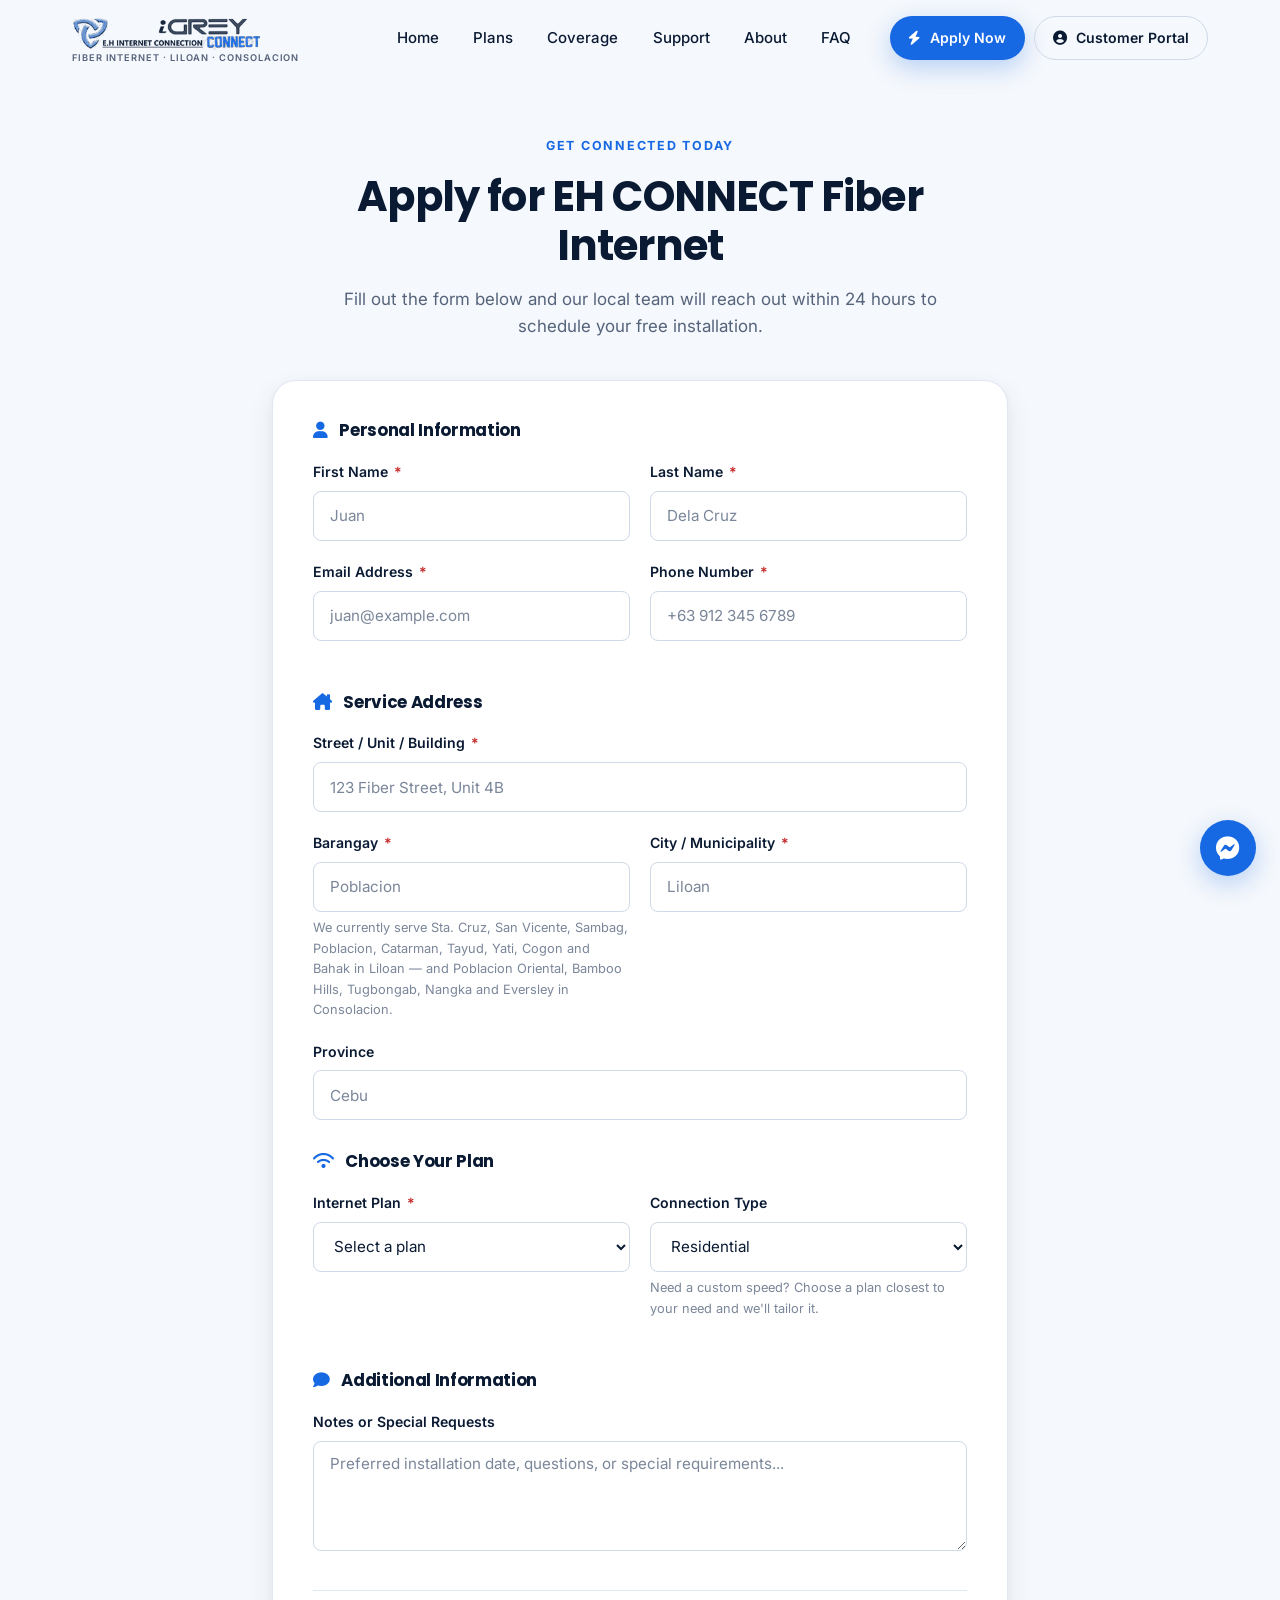
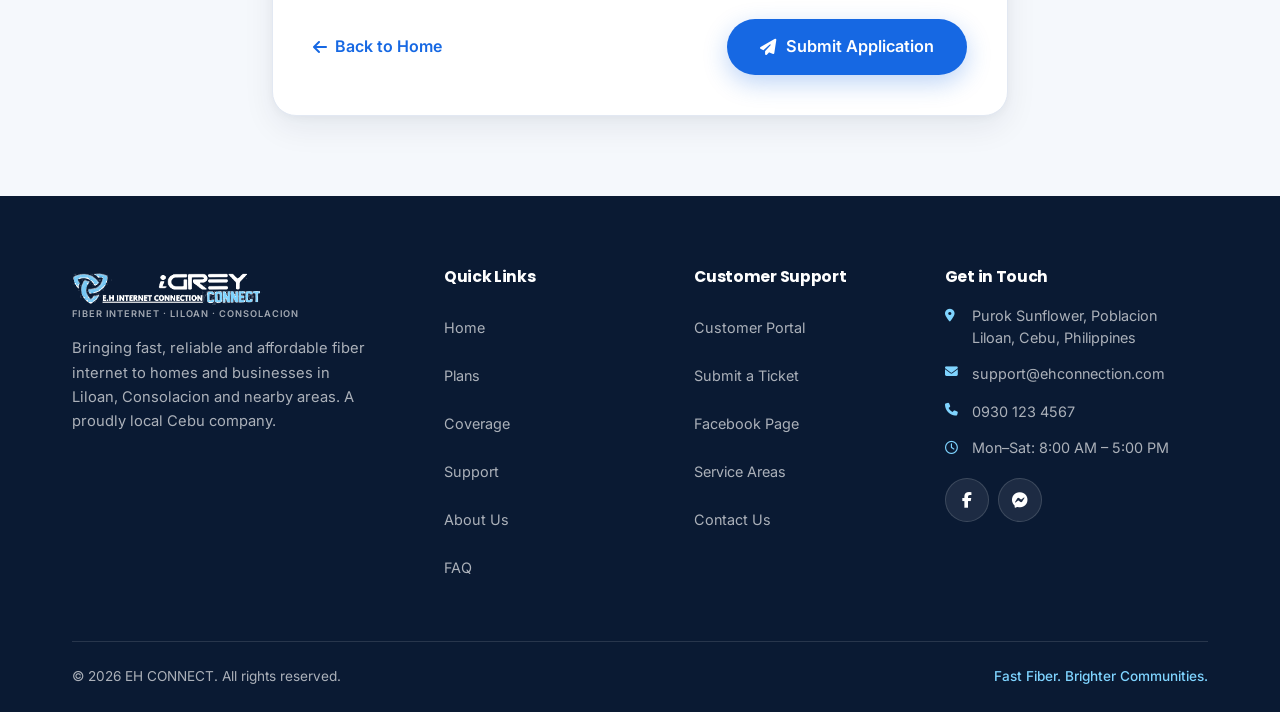
<file: apply.html>
<!DOCTYPE html>
<html lang="en">
<head>
  <meta charset="UTF-8">
  <meta name="viewport" content="width=device-width, initial-scale=1.0">
  <meta name="description" content="Apply for EH CONNECT fiber internet — fast, reliable, and affordable plans for your home in Liloan, Consolacion, and nearby areas in Cebu.">
  <meta name="theme-color" content="#0A1A33">

  <meta property="og:title" content="Apply Now – EH CONNECT Fiber Internet">
  <meta property="og:description" content="Get connected with EH CONNECT. Submit your application and we'll have you online in no time.">
  <meta property="og:type" content="website">
  <meta property="og:url" content="https://ehconnection.com/apply.html">
  <meta property="og:image" content="https://ehconnection.com/images/hero-ftth.jpg">

  <title>Apply Now | EH CONNECT Fiber Internet</title>

  <!-- Fonts -->
  <link rel="preconnect" href="https://fonts.googleapis.com">
  <link rel="preconnect" href="https://fonts.gstatic.com" crossorigin>
  <link href="https://fonts.googleapis.com/css2?family=Inter:wght@400;500;600;700&family=Poppins:wght@600;700;800&display=swap" rel="stylesheet">

  <!-- Font Awesome 6 (Free) -->
  <link rel="stylesheet" href="https://cdnjs.cloudflare.com/ajax/libs/font-awesome/6.5.1/css/all.min.css" integrity="sha512-DTOQO9RWCH3ppGqcWaEA1BIZOC6xxalwEsw9c2QQeAIftl+Vegovlnee1c9QX4TctnWMn13TZye+giMm8e2LwA==" crossorigin="anonymous" referrerpolicy="no-referrer" />

  <!-- Styles -->
  <link rel="stylesheet" href="/css/style.css">

  <!-- Favicon -->
  <link rel="icon" type="image/x-icon" href="/images/favicon.ico">
  <link rel="icon" type="image/svg+xml" href="/images/favicon.svg">
  <link rel="icon" type="image/png" sizes="96x96" href="/images/favicon-96x96.png">
  <link rel="apple-touch-icon" sizes="180x180" href="/images/apple-touch-icon.png">
  <link rel="manifest" href="/images/site.webmanifest">
</head>
<body>

  <a href="#main" class="skip-link">Skip to main content</a>

  <!-- ==========================================
       NAVBAR
       ========================================== -->
  <nav class="navbar scrolled" id="navbar" role="navigation" aria-label="Main navigation">
    <div class="container">
      <a href="/index.html#home" class="navbar-brand" aria-label="E.H Internet Connection home">
        <img class="brand-logo" src="/images/logo-brand.png" alt="E.H Internet Connection" width="300" height="60">
        <span class="brand-sub">Fiber Internet &middot; Liloan &middot; Consolacion</span>
      </a>

      <div class="navbar-links" id="navLinks">
        <a href="/index.html#home">Home</a>
        <a href="/index.html#plans">Plans</a>
        <a href="/index.html#coverage">Coverage</a>
        <a href="/index.html#support">Support</a>
        <a href="/index.html#about">About</a>
        <a href="/index.html#faq">FAQ</a>
      </div>

      <div class="navbar-actions" id="navActions">
        <a href="https://billing.ehconnection.com/portal/signup" target="_blank" rel="noopener noreferrer" class="btn btn-primary btn-sm">
          <i class="fas fa-bolt" aria-hidden="true"></i> Apply Now
        </a>
        <a href="https://billing.ehconnection.com/portal/login" target="_blank" rel="noopener noreferrer" class="btn btn-outline btn-sm">
          <i class="fas fa-user-circle" aria-hidden="true"></i> Customer Portal
        </a>
      </div>

      <button class="navbar-toggle" id="navToggle" aria-label="Toggle navigation menu" aria-expanded="false" aria-controls="navLinks">
        <span></span>
        <span></span>
        <span></span>
      </button>
    </div>
  </nav>

  <!-- ==========================================
       APPLY PAGE
       ========================================== -->
  <main class="apply-main" id="main">
    <div class="container">

      <div class="apply-hero">
        <p class="section-eyebrow">Get Connected Today</p>
        <h1 class="section-title" style="max-width:24ch; margin:0 auto;">Apply for EH CONNECT Fiber Internet</h1>
        <p class="section-subtitle" style="margin-left:auto; margin-right:auto;">Fill out the form below and our local team will reach out within 24 hours to schedule your free installation.</p>
      </div>

      <div class="apply-card">
        <form id="applyForm" novalidate>

          <!-- Personal Information -->
          <h3 style="font-size:1.05rem; font-weight:700; margin-bottom:1.25rem;">
            <i class="fas fa-user" aria-hidden="true" style="color:var(--color-primary); margin-right:.5rem;"></i> Personal Information
          </h3>

          <div class="form-row">
            <div class="form-group">
              <label for="firstName">First Name <span class="req" aria-hidden="true">*</span></label>
              <input type="text" id="firstName" name="firstName" placeholder="Juan" required autocomplete="given-name" aria-describedby="firstNameError">
              <span class="form-error" id="firstNameError" data-required="Please enter your first name.">
                <i class="fas fa-circle-exclamation" aria-hidden="true"></i> Please enter your first name.
              </span>
            </div>
            <div class="form-group">
              <label for="lastName">Last Name <span class="req" aria-hidden="true">*</span></label>
              <input type="text" id="lastName" name="lastName" placeholder="Dela Cruz" required autocomplete="family-name" aria-describedby="lastNameError">
              <span class="form-error" id="lastNameError" data-required="Please enter your last name.">
                <i class="fas fa-circle-exclamation" aria-hidden="true"></i> Please enter your last name.
              </span>
            </div>
          </div>

          <div class="form-row">
            <div class="form-group">
              <label for="email">Email Address <span class="req" aria-hidden="true">*</span></label>
              <input type="email" id="email" name="email" placeholder="juan@example.com" required autocomplete="email" aria-describedby="emailError">
              <span class="form-error" id="emailError" data-required="Please enter your email address." data-email="Please enter a valid email address.">
                <i class="fas fa-circle-exclamation" aria-hidden="true"></i> Please enter a valid email address.
              </span>
            </div>
            <div class="form-group">
              <label for="phone">Phone Number <span class="req" aria-hidden="true">*</span></label>
              <input type="tel" id="phone" name="phone" placeholder="+63 912 345 6789" required autocomplete="tel" aria-describedby="phoneError">
              <span class="form-error" id="phoneError" data-required="Please enter your phone number." data-tel="Please enter a valid phone number.">
                <i class="fas fa-circle-exclamation" aria-hidden="true"></i> Please enter your phone number.
              </span>
            </div>
          </div>

          <!-- Service Address -->
          <h3 style="font-size:1.05rem; font-weight:700; margin:2rem 0 1.25rem;">
            <i class="fas fa-house-chimney" aria-hidden="true" style="color:var(--color-primary); margin-right:.5rem;"></i> Service Address
          </h3>

          <div class="form-group">
            <label for="street">Street / Unit / Building <span class="req" aria-hidden="true">*</span></label>
            <input type="text" id="street" name="street" placeholder="123 Fiber Street, Unit 4B" required autocomplete="street-address" aria-describedby="streetError">
            <span class="form-error" id="streetError" data-required="Please enter your street address.">
              <i class="fas fa-circle-exclamation" aria-hidden="true"></i> Please enter your street address.
            </span>
          </div>

          <div class="form-row">
            <div class="form-group">
              <label for="barangay">Barangay <span class="req" aria-hidden="true">*</span></label>
              <input type="text" id="barangay" name="barangay" placeholder="Poblacion" required aria-describedby="barangayHint">
              <span class="form-hint" id="barangayHint">We currently serve Sta. Cruz, San Vicente, Sambag, Poblacion, Catarman, Tayud, Yati, Cogon and Bahak in Liloan &mdash; and Poblacion Oriental, Bamboo Hills, Tugbongab, Nangka and Eversley in Consolacion.</span>
              <span class="form-error" data-required="Please enter your barangay.">
                <i class="fas fa-circle-exclamation" aria-hidden="true"></i> Please enter your barangay.
              </span>
            </div>
            <div class="form-group">
              <label for="city">City / Municipality <span class="req" aria-hidden="true">*</span></label>
              <input type="text" id="city" name="city" placeholder="Liloan" required aria-describedby="cityError">
              <span class="form-error" id="cityError" data-required="Please enter your city or municipality.">
                <i class="fas fa-circle-exclamation" aria-hidden="true"></i> Please enter your city or municipality.
              </span>
            </div>
          </div>

          <div class="form-group">
            <label for="province">Province</label>
            <input type="text" id="province" name="province" placeholder="Cebu" autocomplete="address-level1">
          </div>

          <!-- Plan Selection -->
          <h3 style="font-size:1.05rem; font-weight:700; margin:2rem 0 1.25rem;">
            <i class="fas fa-wifi" aria-hidden="true" style="color:var(--color-primary); margin-right:.5rem;"></i> Choose Your Plan
          </h3>

          <div class="form-row">
            <div class="form-group">
              <label for="plan">Internet Plan <span class="req" aria-hidden="true">*</span></label>
              <select id="plan" name="plan" required aria-describedby="planError">
                <option value="" disabled selected>Select a plan</option>
                <option value="basic">Basic &ndash; 80 Mbps &ndash; &#8369;1,000/mo</option>
                <option value="bronze">Bronze &ndash; 100 Mbps &ndash; &#8369;1,299/mo</option>
                <option value="silver">Silver &ndash; 150 Mbps &ndash; &#8369;1,599/mo &#9733;</option>
                <option value="gold">Gold &ndash; 200 Mbps &ndash; &#8369;1,899/mo</option>
              </select>
              <span class="form-error" id="planError" data-required="Please select a plan.">
                <i class="fas fa-circle-exclamation" aria-hidden="true"></i> Please select a plan.
              </span>
            </div>
            <div class="form-group">
              <label for="connectionType">Connection Type</label>
              <select id="connectionType" name="connectionType">
                <option value="residential" selected>Residential</option>
                <option value="business">Business</option>
              </select>
              <span class="form-hint">Need a custom speed? Choose a plan closest to your need and we'll tailor it.</span>
            </div>
          </div>

          <!-- Additional -->
          <h3 style="font-size:1.05rem; font-weight:700; margin:2rem 0 1.25rem;">
            <i class="fas fa-comment" aria-hidden="true" style="color:var(--color-primary); margin-right:.5rem;"></i> Additional Information
          </h3>

          <div class="form-group">
            <label for="notes">Notes or Special Requests</label>
            <textarea id="notes" name="notes" rows="4" placeholder="Preferred installation date, questions, or special requirements..."></textarea>
          </div>

          <!-- Actions -->
          <div style="display:flex; align-items:center; justify-content:space-between; gap:1rem; flex-wrap:wrap; margin-top:2rem; padding-top:1.75rem; border-top:1px solid var(--color-border);">
            <a href="/index.html" style="display:inline-flex; align-items:center; gap:.5rem; min-height:48px; font-weight:600;">
              <i class="fas fa-arrow-left" aria-hidden="true"></i> Back to Home
            </a>
            <button type="submit" class="btn btn-primary btn-lg">
              <i class="fas fa-paper-plane" aria-hidden="true"></i> Submit Application
            </button>
          </div>
        </form>

        <!-- Success Message -->
        <div class="apply-success" id="applySuccess" role="status">
          <div class="icon-tile" aria-hidden="true"><i class="fas fa-check"></i></div>
          <h2>Application Submitted!</h2>
          <p>Thank you for applying to EH CONNECT. Our local team will review your application and contact you within 24 hours to schedule your installation.</p>
          <div style="display:flex; gap:1rem; justify-content:center; flex-wrap:wrap;">
            <a href="/index.html" class="btn btn-primary"><i class="fas fa-house" aria-hidden="true"></i> Back to Home</a>
            <a href="https://billing.ehconnection.com/portal/login" target="_blank" rel="noopener noreferrer" class="btn btn-outline">Customer Portal</a>
          </div>
        </div>
      </div>

    </div>
  </main>

  <!-- ==========================================
       FOOTER
       ========================================== -->
  <footer class="footer" aria-label="Site footer">
    <div class="container">
      <div class="footer-grid">
        <div class="footer-brand">
          <a href="/index.html#home" class="navbar-brand" aria-label="E.H Internet Connection home">
            <img class="brand-logo" src="/images/logo-brand-light.png" alt="E.H Internet Connection" width="300" height="60">
            <span class="brand-sub">Fiber Internet &middot; Liloan &middot; Consolacion</span>
          </a>
          <p>Bringing fast, reliable and affordable fiber internet to homes and businesses in Liloan, Consolacion and nearby areas. A proudly local Cebu company.</p>
        </div>

        <nav aria-labelledby="apply-footer-links">
          <h4 id="apply-footer-links">Quick Links</h4>
          <ul class="footer-links">
            <li><a href="/index.html#home">Home</a></li>
            <li><a href="/index.html#plans">Plans</a></li>
            <li><a href="/index.html#coverage">Coverage</a></li>
            <li><a href="/index.html#support">Support</a></li>
            <li><a href="/index.html#about">About Us</a></li>
            <li><a href="/index.html#faq">FAQ</a></li>
          </ul>
        </nav>

        <nav aria-labelledby="apply-footer-support">
          <h4 id="apply-footer-support">Customer Support</h4>
          <ul class="footer-links">
            <li><a href="https://billing.ehconnection.com/portal/login" target="_blank" rel="noopener noreferrer">Customer Portal</a></li>
            <li><a href="https://billing.ehconnection.com/portal/login" target="_blank" rel="noopener noreferrer">Submit a Ticket</a></li>
            <li><a href="https://facebook.com/e.hinternetconnection" target="_blank" rel="noopener noreferrer">Facebook Page</a></li>
            <li><a href="/index.html#coverage">Service Areas</a></li>
            <li><a href="tel:+639331953428">Contact Us</a></li>
          </ul>
        </nav>

        <div>
          <h4>Get in Touch</h4>
          <div class="footer-contact">
            <p class="footer-contact-item">
              <i class="fas fa-location-dot" aria-hidden="true"></i>
              <span>Purok Sunflower, Poblacion<br>Liloan, Cebu, Philippines</span>
            </p>
            <p class="footer-contact-item">
              <i class="fas fa-envelope" aria-hidden="true"></i>
              <a href="mailto:support@ehconnection.com">support@ehconnection.com</a>
            </p>
            <p class="footer-contact-item">
              <i class="fas fa-phone" aria-hidden="true"></i>
              <a href="tel:+639331953428">0930 123 4567</a>
            </p>
            <p class="footer-contact-item">
              <i class="far fa-clock" aria-hidden="true"></i>
              <span>Mon&ndash;Sat: 8:00 AM &ndash; 5:00 PM</span>
            </p>
            <div class="footer-social">
              <a href="https://facebook.com/e.hinternetconnection" target="_blank" rel="noopener noreferrer" aria-label="EH CONNECT on Facebook">
                <i class="fab fa-facebook-f" aria-hidden="true"></i>
              </a>
              <a href="https://m.me/e.hinternetconnection" target="_blank" rel="noopener noreferrer" aria-label="Message EH CONNECT on Messenger">
                <i class="fab fa-facebook-messenger" aria-hidden="true"></i>
              </a>
            </div>
          </div>
        </div>
      </div>

      <div class="footer-bottom">
        <p>&copy; 2026 EH CONNECT. All rights reserved.</p>
        <p class="footer-tagline">Fast Fiber. Brighter Communities.</p>
      </div>
    </div>
  </footer>

  <!-- ==========================================
       FLOATING FACEBOOK MESSENGER BUTTON
       ========================================== -->
  <a href="https://m.me/e.hinternetconnection" target="_blank" rel="noopener noreferrer" class="fb-messenger-float" aria-label="Message us on Facebook Messenger">
    <i class="fab fa-facebook-messenger" aria-hidden="true"></i>
  </a>

  <script src="/js/main.js" defer></script>
</body>
</html>
</file>
<file: css/style.css>
/* ============================================
   EH CONNECT ISP – Light Design System
   ============================================ */

/* --- CSS Custom Properties (Design System) --- */
:root {
  /* Colors — Professional Navy + Blue */
  --color-primary: #1668e3;        /* Electric blue — CTA, accents */
  --color-primary-hover: #1155c4;
  --color-primary-deep: #0d47ab;
  --color-primary-soft: #e8f1fe;   /* Tinted icon squares, speed pills */
  --color-primary-soft-2: #d3e5fd;

  --color-navy: #0a1a33;           /* Headings, dark sections */
  --color-navy-700: #12294a;
  --color-navy-800: #0d2140;
  --color-navy-900: #07162a;

  --color-accent-cyan: #7fd4ff;    /* On-dark accent */
  --color-accent-cyan-soft: rgba(127, 212, 255, 0.14);

  --color-bg: #ffffff;
  --color-bg-soft: #f5f8fc;
  --color-bg-soft-2: #eef4fd;

  --color-body: #55637a;           /* Paragraph text — 6.1:1 on white */
  --color-body-light: #7a8699;
  --color-border: #e2e8f2;
  --color-border-strong: #cfd9e8;

  --color-star: #f5a623;
  --color-success: #1a7f4b;
  --color-success-soft: #e6f6ed;
  --color-warning: #9a5b00;
  --color-warning-soft: #fdf2df;
  --color-error: #c62828;

  /* Typography */
  --font-body: 'Inter', -apple-system, BlinkMacSystemFont, 'Segoe UI', sans-serif;
  --font-display: 'Poppins', 'Inter', -apple-system, BlinkMacSystemFont, sans-serif;

  /* Spacing */
  --spacing-xs: 0.5rem;
  --spacing-sm: 0.75rem;
  --spacing-md: 1.25rem;
  --spacing-lg: 2rem;
  --spacing-xl: 3.5rem;
  --spacing-2xl: 6rem;
  --section-padding: 6rem;

  /* Borders & Radius */
  --radius-sm: 8px;
  --radius-md: 12px;
  --radius-lg: 18px;
  --radius-xl: 24px;
  --radius-full: 9999px;

  /* Shadows — soft, layered */
  --shadow-sm: 0 1px 2px rgba(10, 26, 51, 0.05), 0 2px 8px rgba(10, 26, 51, 0.04);
  --shadow-md: 0 2px 8px rgba(10, 26, 51, 0.04), 0 12px 32px rgba(10, 26, 51, 0.07);
  --shadow-lg: 0 8px 24px rgba(10, 26, 51, 0.08), 0 24px 56px rgba(10, 26, 51, 0.1);
  --shadow-primary: 0 8px 24px rgba(22, 104, 227, 0.28);
  --shadow-nav: 0 1px 3px rgba(10, 26, 51, 0.06), 0 8px 24px rgba(10, 26, 51, 0.06);

  /* Transitions */
  --transition-fast: 0.18s cubic-bezier(0.4, 0, 0.2, 1);
  --transition-base: 0.28s cubic-bezier(0.4, 0, 0.2, 1);
  --transition-slow: 0.5s cubic-bezier(0.4, 0, 0.2, 1);

  /* Layout */
  --max-width: 1200px;
  --navbar-height: 76px;
}

/* --- Reset & Base --- */
*,
*::before,
*::after {
  margin: 0;
  padding: 0;
  box-sizing: border-box;
}

html {
  scroll-behavior: smooth;
  scroll-padding-top: calc(var(--navbar-height) + 16px);
  -webkit-text-size-adjust: 100%;
}

body {
  font-family: var(--font-body);
  font-size: 16px;
  line-height: 1.6;
  color: var(--color-body);
  background: var(--color-bg);
  overflow-x: hidden;
  -webkit-font-smoothing: antialiased;
  -moz-osx-font-smoothing: grayscale;
}

img {
  max-width: 100%;
  height: auto;
  display: block;
}

a {
  color: var(--color-primary);
  text-decoration: none;
  transition: color var(--transition-fast);
}

a:hover {
  color: var(--color-primary-hover);
}

ul,
ol {
  list-style: none;
}

button {
  font-family: inherit;
  font-size: inherit;
  cursor: pointer;
  border: none;
  background: none;
}

table {
  border-collapse: collapse;
  width: 100%;
}

:focus-visible {
  outline: 2px solid var(--color-primary);
  outline-offset: 2px;
  border-radius: 4px;
}

.visually-hidden {
  position: absolute;
  width: 1px;
  height: 1px;
  padding: 0;
  margin: -1px;
  overflow: hidden;
  clip: rect(0 0 0 0);
  white-space: nowrap;
  border: 0;
}

.skip-link {
  position: absolute;
  top: -100px;
  left: 1rem;
  z-index: 2000;
  padding: 0.75rem 1.25rem;
  background: var(--color-primary);
  color: #fff;
  font-weight: 600;
  border-radius: var(--radius-sm);
  transition: top var(--transition-fast);
}

.skip-link:focus {
  top: 1rem;
  color: #fff;
}

/* --- Layout --- */
.container {
  width: 100%;
  max-width: var(--max-width);
  margin: 0 auto;
  padding: 0 2rem;
}

section {
  padding: var(--section-padding) 0;
}

/* --- Typography --- */
h1, h2, h3, h4, h5 {
  font-family: var(--font-display);
  color: var(--color-navy);
  line-height: 1.18;
  font-weight: 700;
  letter-spacing: -0.02em;
}

.section-eyebrow {
  display: inline-block;
  font-family: var(--font-body);
  font-size: 0.78rem;
  font-weight: 700;
  letter-spacing: 0.14em;
  text-transform: uppercase;
  color: var(--color-primary);
  margin-bottom: 1rem;
}

.section-title {
  font-size: clamp(1.9rem, 3.4vw, 2.6rem);
  font-weight: 700;
  max-width: 20ch;
}

.section-title .accent {
  color: var(--color-primary);
}

.section-subtitle {
  font-size: 1.06rem;
  color: var(--color-body);
  max-width: 56ch;
  margin-top: 1rem;
}

.section-header {
  margin-bottom: 3.5rem;
}

.section-header--center {
  text-align: center;
}

.section-header--center .section-title,
.section-header--center .section-subtitle {
  margin-left: auto;
  margin-right: auto;
}

.section-header--split {
  display: flex;
  align-items: flex-end;
  justify-content: space-between;
  gap: 2rem;
  flex-wrap: wrap;
}

.section-header--split .section-title {
  max-width: 22ch;
}

/* Dark section typography */
.on-dark {
  color: rgba(255, 255, 255, 0.78);
}

.on-dark h1,
.on-dark h2,
.on-dark h3,
.on-dark h4 {
  color: #fff;
}

.on-dark .section-eyebrow {
  color: var(--color-accent-cyan);
}

.on-dark .section-subtitle {
  color: rgba(255, 255, 255, 0.78);
}

.on-dark .section-title .accent {
  color: var(--color-accent-cyan);
}

/* --- Buttons --- */
.btn {
  display: inline-flex;
  align-items: center;
  justify-content: center;
  gap: 0.6rem;
  min-height: 48px;
  padding: 0.75rem 1.6rem;
  font-family: var(--font-body);
  font-size: 0.95rem;
  font-weight: 600;
  line-height: 1.2;
  text-align: center;
  border-radius: var(--radius-full);
  border: 1.5px solid transparent;
  cursor: pointer;
  transition: background var(--transition-fast),
              color var(--transition-fast),
              border-color var(--transition-fast),
              box-shadow var(--transition-base),
              transform var(--transition-fast);
}

.btn:active {
  transform: translateY(1px);
}

.btn-primary {
  background: var(--color-primary);
  color: #fff;
  box-shadow: var(--shadow-primary);
}

.btn-primary:hover {
  background: var(--color-primary-hover);
  color: #fff;
  box-shadow: 0 10px 30px rgba(22, 104, 227, 0.36);
}

.btn-secondary {
  background: var(--color-navy);
  color: #fff;
}

.btn-secondary:hover {
  background: var(--color-navy-700);
  color: #fff;
}

.btn-outline {
  background: transparent;
  color: var(--color-navy);
  border-color: var(--color-border-strong);
}

.btn-outline:hover {
  border-color: var(--color-navy);
  background: var(--color-bg-soft);
  color: var(--color-navy);
}

.btn-outline-light {
  background: transparent;
  color: #fff;
  border-color: rgba(255, 255, 255, 0.4);
}

.btn-outline-light:hover {
  border-color: #fff;
  background: rgba(255, 255, 255, 0.1);
  color: #fff;
}

.btn-sm {
  min-height: 44px;
  padding: 0.5rem 1.1rem;
  font-size: 0.88rem;
}

.btn-lg {
  min-height: 56px;
  padding: 0.9rem 2rem;
  font-size: 1.02rem;
}

.btn-block {
  display: flex;
  width: 100%;
}

.btn .arrow {
  transition: transform var(--transition-fast);
}

.btn:hover .arrow {
  transform: translateX(3px);
}

/* --- Cards --- */
.card {
  background: #fff;
  border: 1px solid var(--color-border);
  border-radius: var(--radius-lg);
  box-shadow: var(--shadow-sm);
  transition: box-shadow var(--transition-base),
              border-color var(--transition-base),
              transform var(--transition-base);
}

.card:hover {
  box-shadow: var(--shadow-md);
  border-color: var(--color-border-strong);
  transform: translateY(-4px);
}

/* Icon tile — soft blue square */
.icon-tile {
  display: inline-flex;
  align-items: center;
  justify-content: center;
  width: 52px;
  height: 52px;
  font-size: 1.15rem;
  color: var(--color-primary);
  background: var(--color-primary-soft);
  border-radius: var(--radius-md);
  flex-shrink: 0;
}

.icon-tile--sm {
  width: 40px;
  height: 40px;
  font-size: 0.95rem;
  border-radius: var(--radius-sm);
}

.icon-tile--circle {
  border-radius: 50%;
}

/* On-dark icon tile */
.on-dark .icon-tile,
.icon-tile--glass {
  color: var(--color-accent-cyan);
  background: var(--color-accent-cyan-soft);
  border: 1px solid rgba(127, 212, 255, 0.22);
}

/* --- Scroll reveal --- */
.animate-on-scroll,
.animate-on-scroll-left,
.animate-on-scroll-right {
  opacity: 0;
  transition: opacity 0.6s cubic-bezier(0.16, 1, 0.3, 1),
              transform 0.6s cubic-bezier(0.16, 1, 0.3, 1);
}

.animate-on-scroll {
  transform: translateY(24px);
}

.animate-on-scroll-left {
  transform: translateX(-28px);
}

.animate-on-scroll-right {
  transform: translateX(28px);
}

.animate-on-scroll.is-visible,
.animate-on-scroll-left.is-visible,
.animate-on-scroll-right.is-visible {
  opacity: 1;
  transform: none;
}

.stagger-children > * {
  opacity: 0;
  transform: translateY(22px);
  transition: opacity 0.55s cubic-bezier(0.16, 1, 0.3, 1),
              transform 0.55s cubic-bezier(0.16, 1, 0.3, 1);
}

.stagger-children.is-visible > * {
  opacity: 1;
  transform: none;
}

.stagger-children.is-visible > *:nth-child(1) { transition-delay: 0.02s; }
.stagger-children.is-visible > *:nth-child(2) { transition-delay: 0.09s; }
.stagger-children.is-visible > *:nth-child(3) { transition-delay: 0.16s; }
.stagger-children.is-visible > *:nth-child(4) { transition-delay: 0.23s; }
.stagger-children.is-visible > *:nth-child(5) { transition-delay: 0.30s; }
.stagger-children.is-visible > *:nth-child(6) { transition-delay: 0.37s; }
.stagger-children.is-visible > *:nth-child(7) { transition-delay: 0.44s; }
.stagger-children.is-visible > *:nth-child(8) { transition-delay: 0.51s; }

/* ============================================
   NAVBAR
   ============================================ */
.navbar {
  position: fixed;
  top: 0;
  left: 0;
  right: 0;
  z-index: 1000;
  background: transparent;
  transition: background var(--transition-base),
              box-shadow var(--transition-base),
              border-color var(--transition-base);
  border-bottom: 1px solid transparent;
}

.navbar.scrolled {
  background: rgba(255, 255, 255, 0.92);
  backdrop-filter: blur(16px);
  -webkit-backdrop-filter: blur(16px);
  border-bottom-color: var(--color-border);
  box-shadow: var(--shadow-nav);
}

.navbar .container {
  display: flex;
  align-items: center;
  justify-content: space-between;
  gap: 1.5rem;
  height: var(--navbar-height);
}

.navbar-brand {
  display: inline-flex;
  flex-direction: column;
  align-items: flex-start;
  justify-content: center;
  gap: 0.15rem;
  min-height: 44px;
  flex-shrink: 0;
}

.navbar-brand:hover {
  color: inherit;
}

/* Horizontal brand lockup (300x60 source). Rendered well under the
   native 300px width so it stays sharp and never upscales. */
.brand-logo {
  height: 38px;
  width: auto;
  max-width: 220px;
}

/* The overlay navbar floats on the dark hero at every viewport size, so it
   needs the light lockup variant (white + accent cyan); the navy one
   disappears against it. Toggled with CSS so no JS is involved — both
   files load, ~10 KB. Not gated on a media query: the hero is dark at
   every size, so the transparent navbar always needs the light lockup. */
.brand-logo--light {
  display: none;
}

.navbar--overlay:not(.scrolled) .brand-logo--dark {
  display: none;
}

.navbar--overlay:not(.scrolled) .brand-logo--light {
  display: inline-block;
}

.navbar--overlay:not(.scrolled) .brand-sub {
  color: rgba(255, 255, 255, 0.78);
}

/* Wide: the links are horizontal and sit on the dark photo. The min-width
   floor also keeps the mobile dropdown panel (solid white) navy. */
@media (min-width: 1025px) {
  .navbar--overlay:not(.scrolled) .navbar-links a {
    color: #fff;
  }

  .navbar--overlay:not(.scrolled) .navbar-links a:hover {
    color: #fff;
    background: rgba(255, 255, 255, 0.16);
  }

  .navbar--overlay:not(.scrolled) .navbar-links a.active {
    color: #fff;
  }

  .navbar--overlay:not(.scrolled) .navbar-links a::after {
    background: var(--color-accent-cyan);
  }

  .navbar--overlay:not(.scrolled) .navbar-actions .btn-outline {
    color: #fff;
    border-color: rgba(255, 255, 255, 0.45);
  }

  .navbar--overlay:not(.scrolled) .navbar-actions .btn-outline:hover {
    color: #fff;
    background: rgba(255, 255, 255, 0.14);
    border-color: #fff;
  }
}

/* Narrow: the links live inside the solid-white dropdown panel and must
   stay navy, but the hamburger and brand sit on the dark hero. */
@media (max-width: 1024px) {
  .navbar--overlay:not(.scrolled) .navbar-toggle span {
    background: #fff;
  }

  .navbar--overlay:not(.scrolled) .navbar-toggle:hover span {
    background: var(--color-accent-cyan);
  }
}

.brand-sub {
  font-family: var(--font-body);
  font-size: 0.58rem;
  font-weight: 600;
  letter-spacing: 0.1em;
  text-transform: uppercase;
  color: var(--color-body);
  line-height: 1.1;
  white-space: nowrap;
}

.navbar-links {
  display: flex;
  align-items: center;
  gap: 0.35rem;
  margin-left: auto;
}

.navbar-links a {
  display: inline-flex;
  align-items: center;
  min-height: 44px;
  padding: 0 0.9rem;
  font-size: 0.94rem;
  font-weight: 500;
  color: var(--color-navy);
  border-radius: var(--radius-full);
  position: relative;
  transition: color var(--transition-fast), background var(--transition-fast);
}

.navbar-links a::after {
  content: '';
  position: absolute;
  left: 0.9rem;
  right: 0.9rem;
  bottom: 0.5rem;
  height: 2px;
  border-radius: 2px;
  background: var(--color-primary);
  transform: scaleX(0);
  transform-origin: left;
  transition: transform var(--transition-base);
}

.navbar-links a:hover {
  color: var(--color-primary);
  background: var(--color-primary-soft);
}

.navbar-links a.active {
  color: var(--color-primary);
}

.navbar-links a.active::after {
  transform: scaleX(1);
}

.navbar-actions {
  display: flex;
  align-items: center;
  gap: 0.6rem;
  flex-shrink: 0;
}

/* Mobile toggle */
.navbar-toggle {
  display: none;
  flex-direction: column;
  justify-content: center;
  gap: 5px;
  width: 44px;
  height: 44px;
  padding: 0 10px;
  border-radius: var(--radius-sm);
}

.navbar-toggle span {
  display: block;
  width: 100%;
  height: 2px;
  background: var(--color-navy);
  border-radius: 2px;
  transition: transform var(--transition-base), opacity var(--transition-fast);
}

.navbar-toggle.active span:nth-child(1) {
  transform: translateY(7px) rotate(45deg);
}

.navbar-toggle.active span:nth-child(2) {
  opacity: 0;
}

.navbar-toggle.active span:nth-child(3) {
  transform: translateY(-7px) rotate(-45deg);
}

/* Mobile menu panel */
@media (max-width: 1024px) {
  .navbar-toggle {
    display: flex;
  }

  .navbar-links {
    position: fixed;
    top: var(--navbar-height);
    left: 0;
    right: 0;
    flex-direction: column;
    align-items: stretch;
    gap: 0;
    margin: 0;
    padding: 0.75rem 1.5rem 1.5rem;
    background: #fff;
    border-bottom: 1px solid var(--color-border);
    box-shadow: var(--shadow-nav);
    transform: translateY(-12px);
    opacity: 0;
    visibility: hidden;
    transition: opacity var(--transition-base),
                transform var(--transition-base),
                visibility var(--transition-base);
  }

  .navbar-links.is-open {
    transform: none;
    opacity: 1;
    visibility: visible;
  }

  .navbar-links a {
    min-height: 52px;
    padding: 0 0.5rem;
    border-radius: var(--radius-sm);
    border-bottom: 1px solid var(--color-border);
  }

  .navbar-links a::after {
    display: none;
  }

  .navbar-actions {
    display: none;
  }

  .navbar-actions.is-open {
    display: flex;
    flex-direction: column;
    align-items: stretch;
    gap: 0.6rem;
    position: fixed;
    left: 1.5rem;
    right: 1.5rem;
    top: calc(var(--navbar-height) + 340px);
    padding-bottom: 1.5rem;
  }

  .navbar-actions.is-open .btn {
    width: 100%;
  }
}

@media (max-width: 520px) {
  .brand-sub {
    display: none;
  }
}

/* ============================================
   HERO

   Dark everywhere. The overlay vs band split is
   LAYOUT only — the text colours are single-
   sourced here, so the two treatments cannot
   drift apart the way the previous light/dark
   pair did:

   - overlay  (min-width 1025px AND >= 6:5
     aspect)  Full-viewport hero, photo behind a
     scrim, copy on top. The 2:1 source is
     cover-cropped and keeps only aspect/2 of its
     width, so a portrait viewport would crop
     away most of the frame. Hence the
     aspect-ratio condition, not a width one.
   - band  (everything else)  Same dark page and
     glass card, but the photo sits below the
     copy as a full uncropped band.

   Only two properties differ between them, both
   for a real reason: the card fill, and the
   scrim. Everything else is shared.
   ============================================ */
.hero {
  --hero-fg: #fff;
  --hero-sub-fg: rgba(255, 255, 255, 0.82);
  --hero-accent: var(--color-accent-cyan);
  --hero-eyebrow-fg: rgba(255, 255, 255, 0.92);
  --hero-eyebrow-bg: rgba(255, 255, 255, 0.14);
  --hero-card-bg: rgba(255, 255, 255, 0.07);
  --hero-card-border: rgba(255, 255, 255, 0.18);
  --hero-card-fg: #fff;
  --hero-card-rule: rgba(255, 255, 255, 0.16);
  --hero-card-blur: blur(16px);
  /* Band layout: a short fade blends the photo's top edge into the navy.
     The trust card sits above the photo here, so it needs no scrim. */
  --hero-scrim: linear-gradient(to bottom, var(--color-navy) 0%, rgba(10, 26, 51, 0) 10%);
  --hero-media-position: 45% 50%;

  position: relative;
  display: flex;
  flex-direction: column;
  padding-top: calc(var(--navbar-height) + 3.5rem);
  background: var(--color-navy);
  overflow: hidden;
}

/* --- Overlay treatment: layout only --- */
@media (min-width: 1025px) and (min-aspect-ratio: 6/5) {
  .hero {
    /* Dark glass over the photo, instead of a light wash on solid navy */
    --hero-card-bg: rgba(10, 26, 51, 0.55);
    --hero-scrim:
      linear-gradient(to bottom, rgba(10, 26, 51, 0.62) 0%, rgba(10, 26, 51, 0) 26%),
      linear-gradient(to top, rgba(10, 26, 51, 0.88) 0%, rgba(10, 26, 51, 0) 42%),
      linear-gradient(to right, rgba(10, 26, 51, 0.93) 0%, rgba(10, 26, 51, 0.74) 34%, rgba(10, 26, 51, 0.30) 62%, rgba(10, 26, 51, 0.10) 100%);
    --hero-media-position: 30% 50%;

    min-height: 100svh;
    padding-bottom: clamp(2rem, 5vh, 3.5rem);
  }

  /* Fill the viewport so .hero-content's auto margins can centre the copy
     and push the trust card onto the bottom edge. */
  .hero-inner {
    flex: 1;
  }
}

/* --- Background media layer --- */
.hero-media {
  position: relative;
  width: 100%;
  aspect-ratio: 16 / 10;
  order: 2;
}

.hero-media img {
  width: 100%;
  height: 100%;
  object-fit: cover;
  object-position: var(--hero-media-position);
}

.hero-scrim {
  position: absolute;
  inset: 0;
  background: var(--hero-scrim);
  pointer-events: none;
}

@media (min-width: 1025px) and (min-aspect-ratio: 6/5) {
  .hero-media {
    position: absolute;
    inset: 0;
    order: 0;
    aspect-ratio: auto;
  }
}

/* --- Copy --- */
.hero-inner {
  position: relative;
  z-index: 1;
  order: 1;
  display: flex;
  flex-direction: column;
  width: 100%;
}

.hero-content {
  max-width: 40rem;
  margin-block: auto;
  color: var(--hero-fg);
}

.hero-eyebrow {
  display: inline-flex;
  align-items: center;
  gap: 0.5rem;
  padding: 0.4rem 0.95rem;
  font-size: 0.75rem;
  font-weight: 700;
  letter-spacing: 0.12em;
  text-transform: uppercase;
  color: var(--hero-eyebrow-fg);
  background: var(--hero-eyebrow-bg);
  border-radius: var(--radius-full);
  margin-bottom: 1.5rem;
}

.hero-title {
  color: var(--hero-fg);
  font-size: clamp(2.5rem, 5.2vw, 4rem);
  font-weight: 800;
  line-height: 1.05;
  margin-bottom: 1.5rem;
}

.hero-title .accent {
  color: var(--hero-accent);
}

.hero-subtitle {
  font-size: 1.1rem;
  color: var(--hero-sub-fg);
  max-width: 44ch;
  margin-bottom: 2.25rem;
}

.hero-actions {
  display: flex;
  flex-wrap: wrap;
  gap: 0.85rem;
  margin-bottom: 0;
}

/* Trust card — glass over the photo in the overlay treatment,
   a plain bordered card in the stacked one. */
.hero-trust {
  display: grid;
  grid-template-columns: repeat(4, 1fr);
  align-items: center;
  gap: 0.9rem;
  margin-top: clamp(2.25rem, 6vh, 4rem);
  padding: 1.15rem 1.5rem;
  background: var(--hero-card-bg);
  backdrop-filter: var(--hero-card-blur);
  -webkit-backdrop-filter: var(--hero-card-blur);
  border: 1px solid var(--hero-card-border);
  border-radius: var(--radius-lg);
  box-shadow: var(--shadow-md);
}

.hero-trust-item {
  display: flex;
  align-items: center;
  gap: 0.6rem;
  min-width: 0;
}

.hero-trust-item + .hero-trust-item {
  padding-left: 0.9rem;
  border-left: 1px solid var(--hero-card-rule);
}

.hero-trust-item .icon-tile {
  width: 40px;
  height: 40px;
  flex-shrink: 0;
  font-size: 0.95rem;
  background: var(--hero-eyebrow-bg);
  border: 1.5px solid var(--hero-card-border);
  color: var(--hero-accent);
  border-radius: 50%;
}

.hero-trust-label {
  font-size: 0.78rem;
  font-weight: 600;
  line-height: 1.32;
  color: var(--hero-card-fg);
}

.hero-trust-label > span {
  white-space: nowrap;
}

@media (max-width: 768px) {
  .hero {
    padding-top: calc(var(--navbar-height) + 2rem);
    padding-bottom: 0;
  }

  .hero-media {
    margin-top: 2.5rem;
  }

  .hero-trust {
    grid-template-columns: repeat(2, 1fr);
    gap: 1.1rem 0.5rem;
    margin-top: 2.5rem;
  }

  .hero-trust-item {
    gap: 0.55rem;
  }

  .hero-trust-item + .hero-trust-item {
    padding-left: 0;
    border-left: 0;
  }

  .hero-actions {
    margin-bottom: 0;
  }

  .hero-actions .btn {
    flex: 1 1 100%;
  }
}

/* The eyebrow is long enough to wrap into a two-line pill on a narrow
   phone. Tighten the tracking so it stays on one line. */
@media (max-width: 480px) {
  .hero-eyebrow {
    align-self: flex-start;
    font-size: 0.68rem;
    letter-spacing: 0.07em;
  }
}

/* ============================================
   PLANS
   ============================================ */
.plans {
  background: var(--color-bg);
  padding-top: 0;
}

/* Segmented toggle */
.plans-toggle {
  display: inline-flex;
  align-items: center;
  gap: 0.25rem;
  padding: 0.3rem;
  background: var(--color-bg-soft);
  border: 1px solid var(--color-border);
  border-radius: var(--radius-full);
}

.plans-toggle button {
  display: inline-flex;
  align-items: center;
  gap: 0.45rem;
  min-height: 48px;
  padding: 0 1.15rem;
  font-size: 0.88rem;
  font-weight: 600;
  color: var(--color-body);
  border-radius: var(--radius-full);
  transition: background var(--transition-fast),
              color var(--transition-fast),
              box-shadow var(--transition-fast);
}

.plans-toggle button:hover {
  color: var(--color-navy);
}

.plans-toggle button[aria-selected="true"] {
  background: var(--color-primary);
  color: #fff;
  box-shadow: 0 2px 10px rgba(22, 104, 227, 0.3);
}

.plans-toggle .toggle-dot {
  width: 7px;
  height: 7px;
  border-radius: 50%;
  background: currentColor;
  opacity: 0.55;
}

.plans-toggle button[aria-selected="true"] .toggle-dot {
  opacity: 1;
}

/* Plan cards grid */
.plans-grid {
  display: grid;
  grid-template-columns: repeat(4, 1fr);
  gap: 1.5rem;
  align-items: stretch;
}

.plan-card {
  position: relative;
  display: flex;
  flex-direction: column;
  padding: 1.75rem 1.5rem;
  background: #fff;
  border: 1px solid var(--color-border);
  border-radius: var(--radius-lg);
  box-shadow: var(--shadow-sm);
  overflow: hidden;
  transition: box-shadow var(--transition-base),
              border-color var(--transition-base),
              transform var(--transition-base);
}

.plan-card:hover {
  border-color: var(--color-border-strong);
  box-shadow: var(--shadow-md);
  transform: translateY(-4px);
}

.plan-card--featured {
  border: 2px solid var(--color-primary);
  box-shadow: var(--shadow-primary);
}

.plan-card--featured:hover {
  transform: translateY(-4px);
}

.plan-flag {
  position: absolute;
  top: 0;
  left: 0;
  right: 0;
  padding: 0.4rem 1rem;
  font-size: 0.7rem;
  font-weight: 700;
  letter-spacing: 0.12em;
  text-transform: uppercase;
  text-align: center;
  color: #fff;
  background: linear-gradient(90deg, var(--color-primary) 0%, var(--color-primary-deep) 100%);
}

.plan-head {
  display: flex;
  align-items: center;
  gap: 0.7rem;
  margin-bottom: 1.25rem;
}

.plan-name {
  font-family: var(--font-display);
  font-size: 0.92rem;
  font-weight: 700;
  letter-spacing: 0.1em;
  text-transform: uppercase;
  color: var(--color-navy);
}

.plan-price {
  display: flex;
  align-items: baseline;
  gap: 0.35rem;
  margin-bottom: 1.1rem;
}

.plan-price-amount {
  font-family: var(--font-display);
  font-size: 2.15rem;
  font-weight: 800;
  line-height: 1;
  color: var(--color-navy);
  letter-spacing: -0.03em;
}

.plan-price-period {
  font-size: 0.88rem;
  font-weight: 500;
  color: var(--color-body);
}

.plan-speed {
  display: flex;
  align-items: center;
  justify-content: space-between;
  gap: 0.5rem;
  padding: 0.7rem 1rem;
  margin-bottom: 1.4rem;
  font-size: 0.95rem;
  font-weight: 700;
  color: var(--color-navy);
  background: var(--color-primary-soft);
  border-radius: var(--radius-sm);
}

.plan-speed .speed-unit {
  font-size: 0.78rem;
  font-weight: 600;
  color: var(--color-primary-hover);
}

.plan-features {
  display: flex;
  flex-direction: column;
  gap: 0.7rem;
  margin-bottom: 1.6rem;
  flex: 1;
}

.plan-features li {
  display: flex;
  align-items: flex-start;
  gap: 0.6rem;
  font-size: 0.88rem;
  line-height: 1.45;
  color: var(--color-body);
}

.plan-features i {
  margin-top: 0.28rem;
  font-size: 0.72rem;
  color: var(--color-primary);
  flex-shrink: 0;
}

.plans-note {
  display: flex;
  align-items: center;
  justify-content: center;
  gap: 0.6rem;
  flex-wrap: wrap;
  margin-top: 2.5rem;
  padding: 1rem 1.5rem;
  font-size: 0.92rem;
  text-align: center;
  color: var(--color-body);
  background: var(--color-bg-soft);
  border: 1px solid var(--color-border);
  border-radius: var(--radius-md);
}

.plans-note i {
  color: var(--color-primary);
}

/* Compare table */
.plans-compare {
  overflow-x: auto;
  -webkit-overflow-scrolling: touch;
  border: 1px solid var(--color-border);
  border-radius: var(--radius-lg);
  box-shadow: var(--shadow-sm);
  background: #fff;
}

.plans-compare table {
  min-width: 720px;
}

.plans-compare th,
.plans-compare td {
  padding: 1rem 1.15rem;
  text-align: left;
  border-bottom: 1px solid var(--color-border);
  font-size: 0.92rem;
  color: var(--color-body);
}

.plans-compare thead th {
  position: sticky;
  top: 0;
  font-family: var(--font-display);
  font-size: 0.95rem;
  font-weight: 700;
  color: var(--color-navy);
  background: var(--color-bg-soft);
  white-space: nowrap;
}

.plans-compare thead th.is-featured {
  color: var(--color-primary);
  background: var(--color-primary-soft);
}

.plans-compare tbody th {
  font-weight: 600;
  color: var(--color-navy);
  white-space: nowrap;
  background: #fff;
}

.plans-compare tbody tr:nth-child(even) td,
.plans-compare tbody tr:nth-child(even) th {
  background: var(--color-bg-soft);
}

.plans-compare tbody tr:last-child th,
.plans-compare tbody tr:last-child td {
  border-bottom: none;
}

/* Placed after the zebra rule so the featured column tint wins on even
   rows too — both selectors have the same specificity */
.plans-compare tbody td.col-featured {
  background: rgba(22, 104, 227, 0.045);
}

[hidden] {
  display: none !important;
}

@media (min-width: 1025px) {
  .plan-card--featured {
    transform: translateY(-1rem);
  }

  .plan-card--featured:hover {
    transform: translateY(calc(-1rem - 4px));
  }
}

@media (max-width: 1024px) {
  .plans-grid {
    grid-template-columns: repeat(2, 1fr);
    gap: 1.25rem;
  }
}

@media (max-width: 640px) {
  .plans-grid {
    grid-template-columns: 1fr;
  }

  .section-header--split {
    align-items: flex-start;
  }

  .plans-toggle {
    width: 100%;
  }

  .plans-toggle button {
    flex: 1;
    justify-content: center;
    padding: 0 0.75rem;
  }
}

/* ============================================
   FAQ
   ============================================ */
.faq {
  background: var(--color-bg);
  padding-top: 0;
}

/* Single column on purpose: an expanding <details> inside a two-up
   grid shifts its sibling column and reads as broken */
.faq-list {
  display: flex;
  flex-direction: column;
  gap: 0.85rem;
  max-width: 820px;
  margin: 0 auto;
}

.faq-item {
  overflow: hidden;
  padding: 0;
}

.faq-item:hover {
  transform: none;
}

.faq-item summary {
  display: flex;
  align-items: center;
  justify-content: space-between;
  gap: 1rem;
  min-height: 60px;
  padding: 1.1rem 1.4rem;
  font-family: var(--font-display);
  font-size: 1.02rem;
  font-weight: 600;
  line-height: 1.4;
  color: var(--color-navy);
  cursor: pointer;
  list-style: none;
  transition: color var(--transition-fast), background var(--transition-fast);
}

/* hide the default disclosure triangle; the chevron replaces it */
.faq-item summary::-webkit-details-marker {
  display: none;
}

.faq-item summary::marker {
  content: '';
}

.faq-item summary:hover {
  color: var(--color-primary);
}

.faq-item summary:focus-visible {
  outline: 2px solid var(--color-primary);
  outline-offset: -4px;
  border-radius: var(--radius-lg);
}

.faq-item summary i {
  flex-shrink: 0;
  font-size: 0.85rem;
  color: var(--color-primary);
  transition: transform var(--transition-base);
}

.faq-item[open] summary i {
  transform: rotate(180deg);
}

.faq-item[open] {
  border-color: var(--color-primary-soft-2);
  box-shadow: 0 4px 16px rgba(22, 104, 227, 0.1);
}

.faq-item[open] summary {
  color: var(--color-primary);
}

.faq-answer {
  padding: 0 1.4rem 1.35rem;
  border-top: 1px solid var(--color-border);
  padding-top: 1.1rem;
  font-size: 0.95rem;
  line-height: 1.65;
  color: var(--color-body);
}

.faq-answer p {
  max-width: 68ch;
}

.faq-answer a {
  position: relative;
  font-weight: 600;
  text-decoration: underline;
  text-underline-offset: 3px;
}

/* The link is exempt from WCAG 2.5.8 as an in-sentence target, but a
   19px box is still awkward under a thumb. Stretch the clickable area
   without touching text flow. */
.faq-answer a::after {
  content: '';
  position: absolute;
  inset: -6px -3px;
}

@media (max-width: 640px) {
  .faq-item summary {
    padding: 1rem 1.15rem;
    font-size: 0.97rem;
  }

  .faq-answer {
    padding: 0 1.15rem 1.15rem;
  }
}

/* ============================================
   COVERAGE  (dark)
   ============================================ */
.coverage {
  position: relative;
  background: var(--color-navy);
  overflow: hidden;
  isolation: isolate;
}

.coverage-bg {
  position: absolute;
  inset: 0;
  z-index: -1;
  width: 100%;
  height: 100%;
  object-fit: cover;
  opacity: 0.3;
  mix-blend-mode: luminosity;
}

.coverage::before {
  content: '';
  position: absolute;
  inset: 0;
  z-index: -1;
  background:
    radial-gradient(ellipse 60% 70% at 76% 50%, rgba(22, 104, 227, 0.42) 0%, transparent 68%),
    linear-gradient(90deg, var(--color-navy) 6%, rgba(10, 26, 51, 0.86) 40%, rgba(10, 26, 51, 0.42) 100%);
  pointer-events: none;
}

.coverage .container {
  position: relative;
  display: grid;
  grid-template-columns: 1fr 1fr;
  align-items: center;
  gap: 4rem;
}

.coverage-copy {
  max-width: 32rem;
}

/* Address checker */
.coverage-check {
  display: flex;
  gap: 0.5rem;
  margin: 2rem 0 2.25rem;
  padding: 0.4rem;
  background: #fff;
  border-radius: var(--radius-full);
  box-shadow: var(--shadow-lg);
}

.coverage-check-field {
  position: relative;
  flex: 1;
  display: flex;
  align-items: center;
  min-width: 0;
}

.coverage-check-field i {
  position: absolute;
  left: 0.95rem;
  color: var(--color-body-light);
  font-size: 0.85rem;
  pointer-events: none;
}

.coverage-check input {
  width: 100%;
  min-height: 48px;
  padding: 0 1rem 0 2.6rem;
  font-family: var(--font-body);
  font-size: 0.95rem;
  color: var(--color-navy);
  background: transparent;
  border: 1px solid transparent;
  border-radius: var(--radius-full);
}

.coverage-check input::placeholder {
  color: var(--color-body-light);
}

.coverage-check input:focus {
  outline: none;
  background: var(--color-bg-soft);
}

.coverage-check .btn {
  flex-shrink: 0;
}

.coverage-result {
  display: flex;
  align-items: flex-start;
  gap: 0.65rem;
  margin-top: 1rem;
  padding: 0.9rem 1.15rem;
  font-size: 0.9rem;
  line-height: 1.5;
  border-radius: var(--radius-md);
  background: rgba(255, 255, 255, 0.07);
  border: 1px solid rgba(255, 255, 255, 0.14);
  color: rgba(255, 255, 255, 0.88);
}

.coverage-result[hidden] {
  display: none !important;
}

.coverage-result i {
  margin-top: 0.2rem;
  flex-shrink: 0;
}

.coverage-result.is-covered {
  background: rgba(26, 127, 75, 0.22);
  border-color: rgba(96, 217, 152, 0.4);
  color: #d3f5e3;
}

.coverage-result.is-covered i {
  color: #60d998;
}

.coverage-result.is-pending {
  background: rgba(224, 156, 32, 0.2);
  border-color: rgba(240, 187, 92, 0.4);
  color: #fce4b6;
}

.coverage-result.is-pending i {
  color: #f0bb5c;
}

.coverage-result a {
  color: #fff;
  text-decoration: underline;
  text-underline-offset: 3px;
  font-weight: 600;
}

/* Coverage stat items */
.coverage-stats {
  display: grid;
  grid-template-columns: repeat(3, auto);
  justify-content: start;
  gap: 1.5rem;
  padding-top: 2rem;
  border-top: 1px solid rgba(255, 255, 255, 0.14);
}

.coverage-stat {
  display: flex;
  align-items: center;
  gap: 0.7rem;
}

.coverage-stat .icon-tile {
  width: 44px;
  height: 44px;
  font-size: 1rem;
  border-radius: 50%;
}

.coverage-stat-label {
  font-size: 0.82rem;
  font-weight: 600;
  line-height: 1.32;
  color: #fff;
}

/* Coverage map visual */
.coverage-map {
  position: relative;
  display: flex;
  align-items: center;
  justify-content: center;
  flex-direction: column;
}

.coverage-map svg {
  position: relative;
  width: 100%;
  max-width: 620px;
  height: auto;
  overflow: visible;
}

.coverage-map .map-node {
  fill: var(--color-accent-cyan);
}

.coverage-map .map-node--hub {
  fill: #fff;
}

.coverage-map .map-label {
  font-family: var(--font-display);
  font-size: 15px;
  font-weight: 700;
  fill: #fff;
  letter-spacing: 0.02em;
}

.coverage-map .map-label--minor {
  font-size: 12px;
  font-weight: 500;
  fill: rgba(255, 255, 255, 0.6);
  letter-spacing: 0.06em;
  text-transform: uppercase;
}

.coverage-map .map-link {
  stroke: var(--color-accent-cyan);
  stroke-width: 1.5;
  fill: none;
  opacity: 0.55;
  stroke-dasharray: 4 5;
}

.coverage-map .map-link--active {
  opacity: 0.9;
  stroke-dasharray: none;
  stroke-width: 2;
}

.coverage-map .map-pulse {
  fill: var(--color-accent-cyan);
  transform-box: fill-box;
  transform-origin: center;
  animation: mapPulse 3.2s ease-out infinite;
}

.coverage-legend {
  position: absolute;
  right: 0;
  bottom: 0;
  padding: 1rem 1.15rem;
  background: rgba(10, 26, 51, 0.72);
  backdrop-filter: blur(14px);
  -webkit-backdrop-filter: blur(14px);
  border: 1px solid rgba(255, 255, 255, 0.16);
  border-radius: var(--radius-md);
  box-shadow: var(--shadow-lg);
}

.coverage-legend h4 {
  font-size: 0.78rem;
  font-weight: 700;
  letter-spacing: 0.08em;
  text-transform: uppercase;
  color: rgba(255, 255, 255, 0.6);
  margin-bottom: 0.75rem;
}

.coverage-legend li {
  display: flex;
  align-items: center;
  gap: 0.6rem;
  font-size: 0.84rem;
  color: #fff;
  padding: 0.2rem 0;
}

.coverage-legend .dot {
  width: 9px;
  height: 9px;
  border-radius: 50%;
  flex-shrink: 0;
}

.coverage-legend .dot--coverage { background: var(--color-accent-cyan); }
.coverage-legend .dot--service { background: #fff; }
.coverage-legend .dot--expansion { background: rgba(127, 212, 255, 0.4); }

@keyframes mapPulse {
  0% { transform: scale(0.6); opacity: 0.85; }
  70% { transform: scale(3.2); opacity: 0; }
  100% { transform: scale(3.2); opacity: 0; }
}

@media (max-width: 1024px) {
  .coverage .container {
    grid-template-columns: 1fr;
    gap: 3rem;
  }
}

@media (max-width: 768px) {
  .coverage-stats {
    grid-template-columns: 1fr;
    gap: 1rem;
  }

  .coverage-check {
    flex-direction: column;
    border-radius: var(--radius-lg);
    padding: 0.6rem;
  }

  .coverage-check .btn {
    width: 100%;
  }

  .coverage-legend {
    position: static;
    width: 100%;
    margin-top: 1.5rem;
  }
}

/* ============================================
   CUSTOMER PORTAL
   ============================================ */
.portal {
  background: var(--color-bg);
}

.portal .container {
  display: grid;
  grid-template-columns: 1.1fr 1fr;
  align-items: center;
  gap: 4.5rem;
}

.portal-copy {
  max-width: 30rem;
}

.portal-features {
  display: flex;
  flex-direction: column;
  gap: 0.9rem;
  margin: 2rem 0 2.25rem;
}

.portal-features li {
  display: flex;
  align-items: center;
  gap: 0.95rem;
  font-size: 1rem;
  font-weight: 500;
  color: var(--color-navy);
}

.portal-features .icon-tile {
  width: 38px;
  height: 38px;
  font-size: 0.9rem;
  border-radius: 50%;
}

/* --- Device mockup --- */
.portal-devices {
  position: relative;
  display: flex;
  align-items: center;
  justify-content: center;
  padding-bottom: 1.5rem;
}

.device-laptop {
  position: relative;
  width: 100%;
  max-width: 560px;
  border-radius: 14px;
  padding: 10px;
  background: #1c2536;
  box-shadow: var(--shadow-lg);
}

.device-laptop-screen {
  display: flex;
  aspect-ratio: 16 / 10;
  border-radius: 6px;
  overflow: hidden;
  background: #fff;
}

.device-laptop-base {
  height: 10px;
  margin: 0 auto;
  width: 62%;
  border-radius: 0 0 10px 10px;
  background: linear-gradient(to bottom, #2b3548, #1a2231);
}

.device-phone {
  position: absolute;
  right: -1.5rem;
  bottom: -1rem;
  width: 30%;
  min-width: 128px;
  max-width: 178px;
  padding: 7px;
  border-radius: 20px;
  background: #1c2536;
  box-shadow: var(--shadow-lg);
}

/* Shrink the phone as the laptop gets smaller so the two-device
   story survives without the phone swallowing the mock UI */
@media (max-width: 640px) {
  .device-phone {
    right: -0.5rem;
    bottom: -0.9rem;
    width: 27%;
    min-width: 96px;
    padding: 5px;
    border-radius: 16px;
  }

  .device-phone-screen {
    border-radius: 11px;
  }

  .device-notch {
    height: 3px;
    margin: 4px auto 3px;
  }
}

@media (max-width: 430px) {
  .device-phone {
    right: -0.35rem;
    bottom: -0.75rem;
    width: 25%;
    min-width: 78px;
    padding: 4px;
    border-radius: 13px;
  }

  .device-phone-screen {
    border-radius: 9px;
  }

  .device-notch {
    width: 30%;
    height: 2.5px;
    margin: 3px auto 2px;
  }

  .device-laptop {
    padding: 7px;
    border-radius: 11px;
  }

  .device-laptop-screen {
    border-radius: 4px;
  }
}

.device-phone-screen {
  aspect-ratio: 9 / 18.5;
  border-radius: 14px;
  overflow: hidden;
  background: #fff;
  display: flex;
  flex-direction: column;
}

.device-notch {
  width: 34%;
  height: 4px;
  margin: 5px auto 4px;
  border-radius: 3px;
  background: #d8dee9;
}

/* Mock portal UI (decorative) */
.mock-ui {
  display: flex;
  width: 100%;
  height: 100%;
  font-size: 0.62rem;
  color: #44506a;
  text-align: left;
}

.mock-sidebar {
  width: 26%;
  flex-shrink: 0;
  padding: 8px 6px;
  background: #0d2140;
  color: rgba(255, 255, 255, 0.62);
  display: flex;
  flex-direction: column;
  gap: 3px;
}

.mock-brand {
  display: flex;
  align-items: center;
  gap: 4px;
  font-size: 0.5rem;
  font-weight: 700;
  color: #fff;
  padding-bottom: 8px;
  margin-bottom: 3px;
  border-bottom: 1px solid rgba(255, 255, 255, 0.14);
}

.mock-brand .mark {
  width: 12px;
  height: 12px;
  border-radius: 3px;
  background: var(--color-primary);
  flex-shrink: 0;
}

.mock-nav {
  display: flex;
  align-items: center;
  gap: 5px;
  padding: 3.5px 5px;
  border-radius: 4px;
}

.mock-nav.is-active {
  background: var(--color-primary);
  color: #fff;
}

.mock-nav .ico {
  width: 8px;
  height: 8px;
  border-radius: 2px;
  background: currentColor;
  opacity: 0.6;
  flex-shrink: 0;
}

.mock-main {
  flex: 1;
  padding: 8px 9px;
  display: flex;
  flex-direction: column;
  gap: 6px;
  min-width: 0;
  background: #f7f9fc;
}

.mock-topbar {
  display: flex;
  align-items: center;
  justify-content: space-between;
  gap: 6px;
  padding-bottom: 5px;
  border-bottom: 1px solid #e2e8f2;
}

.mock-topbar .crumb {
  font-weight: 600;
  color: #0a1a33;
}

.mock-greet {
  font-size: 0.58rem;
  color: #55637a;
  line-height: 1.35;
}

.mock-greet strong {
  display: block;
  font-size: 0.72rem;
  color: #0a1a33;
}

.mock-cards {
  display: grid;
  grid-template-columns: 1fr 1fr;
  gap: 6px;
}

.mock-card {
  padding: 6px 7px;
  background: #fff;
  border: 1px solid #e2e8f2;
  border-radius: 6px;
  min-width: 0;
}

.mock-card-label {
  font-size: 0.5rem;
  color: #55637a;
  text-transform: uppercase;
  letter-spacing: 0.05em;
}

.mock-card-value {
  font-size: 0.8rem;
  font-weight: 700;
  color: #0a1a33;
  line-height: 1.2;
}

.mock-card-sub {
  font-size: 0.48rem;
  color: #55637a;
}

.mock-btn {
  display: block;
  margin-top: 5px;
  padding: 3.5px;
  text-align: center;
  font-size: 0.52rem;
  font-weight: 700;
  color: #fff;
  background: var(--color-primary);
  border-radius: 4px;
}

.mock-actions {
  display: grid;
  grid-template-columns: repeat(4, 1fr);
  gap: 5px;
  padding-top: 2px;
}

.mock-action {
  display: flex;
  flex-direction: column;
  align-items: center;
  gap: 3px;
  padding: 6px 2px;
  background: #fff;
  border: 1px solid #e2e8f2;
  border-radius: 6px;
  text-align: center;
}

.mock-action .ico {
  width: 12px;
  height: 12px;
  border-radius: 3px;
  background: var(--color-primary-soft-2);
}

.mock-action span {
  font-size: 0.44rem;
  color: #4a5768;
  line-height: 1.2;
}

/* Phone mock content */
.mock-phone-main {
  flex: 1;
  padding: 6px;
  display: flex;
  flex-direction: column;
  gap: 5px;
  min-width: 0;
}

.mock-phone-row {
  display: grid;
  grid-template-columns: 1fr 1fr;
  gap: 4px;
}

.mock-phone-card {
  padding: 5px;
  background: #fff;
  border: 1px solid #e2e8f2;
  border-radius: 5px;
  min-width: 0;
}

.mock-phone-card .mock-card-value {
  font-size: 0.6rem;
}

.mock-tabbar {
  display: flex;
  justify-content: space-around;
  padding: 5px 2px;
  border-top: 1px solid #e2e8f2;
  background: #fff;
}

.mock-tabbar .ico {
  width: 9px;
  height: 9px;
  border-radius: 2px;
  background: #cfd9e8;
}

.mock-tabbar .ico.is-active {
  background: var(--color-primary);
}

@media (max-width: 1024px) {
  .portal .container {
    grid-template-columns: 1fr;
    gap: 3rem;
  }

  .portal-devices {
    order: -1;
  }
}

@media (max-width: 640px) {
  .portal-copy {
    max-width: 100%;
  }
}

/* ============================================
   GET CONNECTED
   ============================================ */
.steps {
  position: relative;
  background: linear-gradient(180deg, var(--color-bg) 0%, var(--color-bg-soft-2) 100%);
}

.steps .container {
  display: grid;
  grid-template-columns: 1.15fr 1fr;
  align-items: center;
  gap: 4.5rem;
}

.steps-copy {
  max-width: 34rem;
}

.steps-flow {
  display: flex;
  align-items: flex-start;
  gap: 0.5rem;
  margin-top: 2.75rem;
}

.step {
  flex: 1;
  min-width: 0;
}

.step-top {
  display: flex;
  align-items: center;
  gap: 0.6rem;
  margin-bottom: 0.9rem;
}

.step-num {
  display: inline-flex;
  align-items: center;
  justify-content: center;
  width: 34px;
  height: 34px;
  font-family: var(--font-display);
  font-size: 0.95rem;
  font-weight: 800;
  color: #fff;
  background: var(--color-primary);
  border-radius: 50%;
  flex-shrink: 0;
  box-shadow: 0 4px 12px rgba(22, 104, 227, 0.32);
}

.step .icon-tile {
  width: 40px;
  height: 40px;
  font-size: 0.95rem;
  border-radius: 50%;
}

.step h3 {
  font-size: 1.02rem;
  font-weight: 700;
  margin-bottom: 0.4rem;
}

.step p {
  font-size: 0.86rem;
  line-height: 1.5;
  color: var(--color-body);
}

.step-connector {
  display: flex;
  align-items: center;
  padding-top: 2.9rem;
  font-size: 0.95rem;
  color: var(--color-primary-soft-2);
  flex-shrink: 0;
}

/* Technician photo */
.steps-media {
  position: relative;
}

.steps-photo {
  border-radius: var(--radius-xl);
  overflow: hidden;
  box-shadow: var(--shadow-lg);
  aspect-ratio: 4 / 5;
}

.steps-photo img {
  width: 100%;
  height: 100%;
  object-fit: cover;
}

.steps-badge {
  position: absolute;
  left: -1.25rem;
  bottom: 1.75rem;
  display: flex;
  align-items: center;
  gap: 0.85rem;
  padding: 0.95rem 1.35rem;
  background: rgba(255, 255, 255, 0.95);
  backdrop-filter: blur(12px);
  -webkit-backdrop-filter: blur(12px);
  border: 1px solid var(--color-border);
  border-radius: var(--radius-md);
  box-shadow: var(--shadow-lg);
  animation: floatBadge 5s ease-in-out infinite;
}

.steps-badge .icon-tile {
  width: 40px;
  height: 40px;
  font-size: 0.95rem;
  border-radius: 50%;
}

.steps-badge-value {
  display: block;
  font-family: var(--font-display);
  font-size: 1.05rem;
  font-weight: 800;
  color: var(--color-navy);
  line-height: 1.2;
}

.steps-badge-label {
  display: block;
  font-size: 0.75rem;
  color: var(--color-body);
  line-height: 1.3;
  max-width: 20ch;
}

@keyframes floatBadge {
  0%, 100% { transform: translateY(0); }
  50% { transform: translateY(-8px); }
}

@media (max-width: 1024px) {
  .steps .container {
    grid-template-columns: 1fr;
    gap: 3rem;
  }

  .steps-media {
    order: -1;
    max-width: 460px;
  }

  .steps-photo {
    aspect-ratio: 16 / 11;
  }

  .steps-copy {
    max-width: 100%;
  }
}

@media (max-width: 768px) {
  .steps-flow {
    flex-direction: column;
    gap: 1.5rem;
  }

  .step {
    display: grid;
    grid-template-columns: auto 1fr;
    gap: 0 1rem;
    align-items: start;
  }

  .step-top {
    margin-bottom: 0;
  }

  .step-body {
    padding-top: 0.15rem;
  }

  .step-connector {
    display: none;
  }

  .steps-badge {
    left: 1rem;
    right: 1rem;
    bottom: -1.5rem;
    padding: 0.85rem 1.1rem;
  }

  .steps-badge-label {
    max-width: none;
  }
}

/* ============================================
   TESTIMONIALS
   ============================================ */
.testimonials {
  background: var(--color-bg);
  padding-top: 0;
}

.testimonials-grid {
  display: grid;
  grid-template-columns: repeat(3, 1fr);
  gap: 1.5rem;
}

.testimonial-card {
  display: flex;
  flex-direction: column;
  padding: 1.75rem;
}

.testimonial-stars {
  display: flex;
  gap: 0.2rem;
  margin-bottom: 1rem;
  color: var(--color-star);
  font-size: 0.85rem;
}

.testimonial-quote {
  font-size: 0.95rem;
  line-height: 1.65;
  color: var(--color-body);
  margin-bottom: 1.5rem;
  flex: 1;
}

.testimonial-author {
  display: flex;
  align-items: center;
  gap: 0.85rem;
  padding-top: 1.1rem;
  border-top: 1px solid var(--color-border);
}

.testimonial-avatar {
  display: inline-flex;
  align-items: center;
  justify-content: center;
  width: 44px;
  height: 44px;
  font-size: 0.9rem;
  font-weight: 700;
  color: #fff;
  background: linear-gradient(135deg, var(--color-primary) 0%, var(--color-primary-deep) 100%);
  border-radius: 50%;
  flex-shrink: 0;
}

.testimonial-name {
  font-size: 0.95rem;
  font-weight: 700;
  color: var(--color-navy);
  line-height: 1.2;
}

.testimonial-role {
  font-size: 0.8rem;
  color: var(--color-body);
}

@media (max-width: 900px) {
  .testimonials-grid {
    grid-template-columns: 1fr;
    max-width: 34rem;
    margin: 0 auto;
  }
}

/* ============================================
   SUPPORT  (dark)
   ============================================ */
.support {
  position: relative;
  background: var(--color-navy-900);
  overflow: hidden;
  isolation: isolate;
}

.support-bg {
  position: absolute;
  inset: 0;
  z-index: -1;
  width: 100%;
  height: 100%;
  object-fit: cover;
  opacity: 0.2;
}

.support::after {
  content: '';
  position: absolute;
  inset: 0;
  z-index: -1;
  background:
    radial-gradient(ellipse 60% 80% at 18% 50%, rgba(22, 104, 227, 0.35) 0%, transparent 62%),
    linear-gradient(100deg, var(--color-navy-900) 22%, rgba(7, 22, 42, 0.7) 60%, rgba(7, 22, 42, 0.92) 100%);
}

/* Fiber light streaks */
.support-streaks {
  position: absolute;
  inset: 0;
  z-index: -1;
  pointer-events: none;
  overflow: hidden;
}

.support-streaks span {
  position: absolute;
  height: 1.5px;
  border-radius: 2px;
  background: linear-gradient(90deg, transparent, rgba(127, 212, 255, 0.85), transparent);
  transform: rotate(-14deg);
}

.support-streaks span:nth-child(1) {
  top: 32%;
  left: -10%;
  width: 46%;
  animation: streak 7s linear infinite;
}

.support-streaks span:nth-child(2) {
  top: 46%;
  left: -10%;
  width: 58%;
  animation: streak 9s linear infinite 1.4s;
}

.support-streaks span:nth-child(3) {
  top: 60%;
  left: -10%;
  width: 38%;
  animation: streak 8s linear infinite 2.6s;
}

.support-streaks span:nth-child(4) {
  top: 24%;
  left: 34%;
  width: 30%;
  animation: streak 11s linear infinite 0.8s;
}

@keyframes streak {
  0% { transform: translateX(-10%) rotate(-14deg); opacity: 0; }
  25% { opacity: 1; }
  75% { opacity: 1; }
  100% { transform: translateX(320%) rotate(-14deg); opacity: 0; }
}

.support .container {
  position: relative;
  display: grid;
  grid-template-columns: 1.1fr 1fr;
  align-items: center;
  gap: 4rem;
}

.support-copy {
  max-width: 32rem;
}

.support-actions {
  display: flex;
  flex-wrap: wrap;
  gap: 0.85rem;
  margin-top: 2.25rem;
}

.support-channels {
  display: flex;
  flex-direction: column;
  gap: 0.5rem;
}

.support-channel {
  display: flex;
  align-items: center;
  gap: 1rem;
  min-height: 68px;
  padding: 0.85rem 1.15rem;
  background: rgba(255, 255, 255, 0.05);
  border: 1px solid rgba(255, 255, 255, 0.12);
  border-radius: var(--radius-md);
  transition: background var(--transition-base),
              border-color var(--transition-base),
              transform var(--transition-base);
}

.support-channel:hover {
  background: rgba(255, 255, 255, 0.1);
  border-color: rgba(127, 212, 255, 0.4);
  transform: translateX(4px);
}

.support-channel .icon-tile {
  width: 44px;
  height: 44px;
  font-size: 1rem;
  border-radius: 50%;
  flex-shrink: 0;
}

.support-channel-label {
  font-size: 0.95rem;
  font-weight: 600;
  line-height: 1.3;
  color: #fff;
}

.support-channel .icon-tile + div {
  min-width: 0;
}

.support-channel .go {
  margin-left: auto;
  color: var(--color-accent-cyan);
  font-size: 0.85rem;
  flex-shrink: 0;
}

@media (max-width: 900px) {
  .support .container {
    grid-template-columns: 1fr;
    gap: 2.75rem;
  }

  .support-copy {
    max-width: 100%;
  }
}

@media (max-width: 480px) {
  .support-actions .btn {
    flex: 1 1 100%;
  }
}

/* ============================================
   FOOTER
   ============================================ */
.footer {
  position: relative;
  background: var(--color-navy);
  color: rgba(255, 255, 255, 0.66);
  padding: 4.5rem 0 0;
  font-size: 0.92rem;
}

.footer-grid {
  display: grid;
  grid-template-columns: 1.6fr 1fr 1fr 1.3fr;
  gap: 3rem;
  padding-bottom: 3.25rem;
}

.footer h4 {
  font-size: 0.98rem;
  font-weight: 700;
  color: #fff;
  margin-bottom: 1.15rem;
}

/* Brand lockup sits on the dark footer — invert the text colors */
.footer .brand-sub {
  color: rgba(255, 255, 255, 0.62);
}

.footer-brand p {
  margin-top: 1.1rem;
  max-width: 34ch;
  line-height: 1.65;
}

.footer-links {
  display: flex;
  flex-direction: column;
  gap: 0.25rem;
}

.footer-links a {
  display: inline-flex;
  align-items: center;
  min-height: 44px;
  color: rgba(255, 255, 255, 0.66);
  font-size: 0.9rem;
}

.footer-links a:hover {
  color: var(--color-accent-cyan);
}

.footer-contact {
  display: flex;
  flex-direction: column;
  gap: 0.85rem;
}

.footer-contact-item {
  display: flex;
  align-items: flex-start;
  gap: 0.7rem;
  font-size: 0.9rem;
  line-height: 1.5;
}

.footer-contact-item i {
  margin-top: 0.28rem;
  color: var(--color-accent-cyan);
  font-size: 0.8rem;
  width: 16px;
  flex-shrink: 0;
}

.footer-contact-item a {
  display: inline-flex;
  align-items: center;
  min-height: 24px;
  color: rgba(255, 255, 255, 0.66);
}

.footer-contact-item a:hover {
  color: var(--color-accent-cyan);
}

.footer-social {
  display: flex;
  gap: 0.6rem;
  margin-top: 0.35rem;
}

.footer-social a {
  display: inline-flex;
  align-items: center;
  justify-content: center;
  width: 44px;
  height: 44px;
  font-size: 1rem;
  color: #fff;
  background: rgba(255, 255, 255, 0.08);
  border: 1px solid rgba(255, 255, 255, 0.14);
  border-radius: 50%;
  transition: background var(--transition-base),
              border-color var(--transition-base),
              transform var(--transition-fast);
}

.footer-social a:hover {
  background: var(--color-primary);
  border-color: var(--color-primary);
  color: #fff;
  transform: translateY(-3px);
}

.footer-bottom {
  display: flex;
  align-items: center;
  justify-content: space-between;
  gap: 1rem;
  flex-wrap: wrap;
  padding: 1.5rem 0;
  border-top: 1px solid rgba(255, 255, 255, 0.12);
  font-size: 0.85rem;
}

.footer-tagline {
  color: var(--color-accent-cyan);
  font-weight: 500;
}

@media (max-width: 900px) {
  .footer-grid {
    grid-template-columns: 1fr 1fr;
    gap: 2.25rem;
  }
}

@media (max-width: 520px) {
  .footer-grid {
    grid-template-columns: 1fr;
  }

  .footer-bottom {
    justify-content: center;
    text-align: center;
  }
}

/* ============================================
   FLOATING MESSENGER BUTTON
   ============================================ */
.fb-messenger-float {
  position: fixed;
  right: 1.5rem;
  bottom: 1.5rem;
  z-index: 900;
  display: inline-flex;
  align-items: center;
  justify-content: center;
  width: 56px;
  height: 56px;
  font-size: 1.5rem;
  color: #fff;
  background: var(--color-primary);
  border-radius: 50%;
  box-shadow: var(--shadow-primary);
  transition: background var(--transition-fast),
              transform var(--transition-base);
}

.fb-messenger-float:hover {
  background: var(--color-primary-hover);
  color: #fff;
  transform: scale(1.06);
}

/* ============================================
   APPLY PAGE
   ============================================ */
.apply-main {
  min-height: 100vh;
  padding-top: calc(var(--navbar-height) + 3.5rem);
  padding-bottom: 5rem;
  background: var(--color-bg-soft);
}

.apply-hero {
  max-width: 40rem;
  margin: 0 auto 2.5rem;
  text-align: center;
}

.apply-card {
  max-width: 46rem;
  margin: 0 auto;
  padding: 2.5rem;
  background: #fff;
  border: 1px solid var(--color-border);
  border-radius: var(--radius-xl);
  box-shadow: var(--shadow-md);
}

.form-row {
  display: grid;
  grid-template-columns: 1fr 1fr;
  gap: 1.25rem;
}

.form-group {
  margin-bottom: 1.25rem;
}

.form-group label {
  display: block;
  margin-bottom: 0.45rem;
  font-size: 0.88rem;
  font-weight: 600;
  color: var(--color-navy);
}

.form-group label .req {
  color: var(--color-error);
  margin-left: 0.15rem;
}

.form-group input,
.form-group select,
.form-group textarea {
  width: 100%;
  min-height: 50px;
  padding: 0.75rem 1rem;
  font-family: var(--font-body);
  font-size: 0.95rem;
  color: var(--color-navy);
  background: #fff;
  border: 1.5px solid var(--color-border-strong);
  border-radius: var(--radius-sm);
  transition: border-color var(--transition-fast), box-shadow var(--transition-fast);
}

.form-group textarea {
  min-height: 110px;
  resize: vertical;
}

.form-group input::placeholder,
.form-group textarea::placeholder {
  color: var(--color-body-light);
}

.form-group input:focus,
.form-group select:focus,
.form-group textarea:focus {
  outline: none;
  border-color: var(--color-primary);
  box-shadow: 0 0 0 3px rgba(22, 104, 227, 0.16);
}

.form-group.has-error input,
.form-group.has-error select,
.form-group.has-error textarea {
  border-color: var(--color-error);
}

.form-group.has-error input:focus,
.form-group.has-error select:focus,
.form-group.has-error textarea:focus {
  box-shadow: 0 0 0 3px rgba(198, 40, 40, 0.14);
}

.form-group.has-success input,
.form-group.has-success select {
  border-color: var(--color-success);
}

.form-hint {
  display: block;
  margin-top: 0.4rem;
  font-size: 0.8rem;
  color: var(--color-body-light);
}

.form-error {
  display: none;
  align-items: center;
  gap: 0.4rem;
  margin-top: 0.4rem;
  font-size: 0.82rem;
  font-weight: 500;
  color: var(--color-error);
}

.form-group.has-error .form-error {
  display: flex;
}

.apply-success {
  display: none;
  max-width: 34rem;
  margin: 3rem auto 0;
  padding: 3rem 2.5rem;
  text-align: center;
  background: #fff;
  border: 1px solid var(--color-border);
  border-radius: var(--radius-xl);
  box-shadow: var(--shadow-md);
}

.apply-success.is-visible {
  display: block;
}

.apply-success .icon-tile {
  width: 72px;
  height: 72px;
  font-size: 1.75rem;
  color: var(--color-success);
  background: var(--color-success-soft);
  border-radius: 50%;
  margin: 0 auto 1.5rem;
}

.apply-success h2 {
  font-size: 1.6rem;
  margin-bottom: 0.75rem;
}

.apply-success p {
  margin-bottom: 1.75rem;
}

@media (max-width: 640px) {
  .form-row {
    grid-template-columns: 1fr;
    gap: 0;
  }

  .apply-card {
    padding: 1.5rem;
  }
}

/* ============================================
   RESPONSIVE
   ============================================ */
@media (max-width: 1024px) {
  :root {
    --section-padding: 4.5rem;
  }

  .container {
    padding: 0 1.5rem;
  }
}

@media (max-width: 768px) {
  :root {
    --section-padding: 3.5rem;
    --navbar-height: 68px;
  }

  .section-header {
    margin-bottom: 2.5rem;
  }

  .brand-logo {
    height: 32px;
    max-width: 186px;
  }
}

/* ============================================
   REDUCED MOTION
   ============================================ */
@media (prefers-reduced-motion: reduce) {
  html {
    scroll-behavior: auto;
  }

  *,
  *::before,
  *::after {
    animation-duration: 0.01ms !important;
    animation-iteration-count: 1 !important;
    transition-duration: 0.01ms !important;
    scroll-behavior: auto !important;
  }

  .animate-on-scroll,
  .animate-on-scroll-left,
  .animate-on-scroll-right,
  .stagger-children > * {
    opacity: 1 !important;
    transform: none !important;
  }

  .steps-badge {
    animation: none;
  }
}

.coverage-stat-label > span,
.support-channel-label > span {
  white-space: nowrap;
}

/* ============================================
   SMALL-SCREEN MOCKUP OVERRIDES
   Placed last on purpose: the base `.mock-phone-*` rules are defined
   later in the file than the device frames, and media queries add no
   specificity, so an override placed next to the frames would be
   silently beaten by the base rule.
   ============================================ */
@media (max-width: 430px) {
  /* A 2-up grid clips the price at this width — stack the mini-cards
     so each gets the full screen width */
  .mock-phone-row {
    grid-template-columns: 1fr;
  }

  .mock-phone-card .mock-card-value {
    font-size: 0.5rem;
  }

  .mock-phone-card {
    padding: 4px;
  }

  .mock-phone-main {
    gap: 4px;
    padding: 5px 4px;
  }
}
</file>
